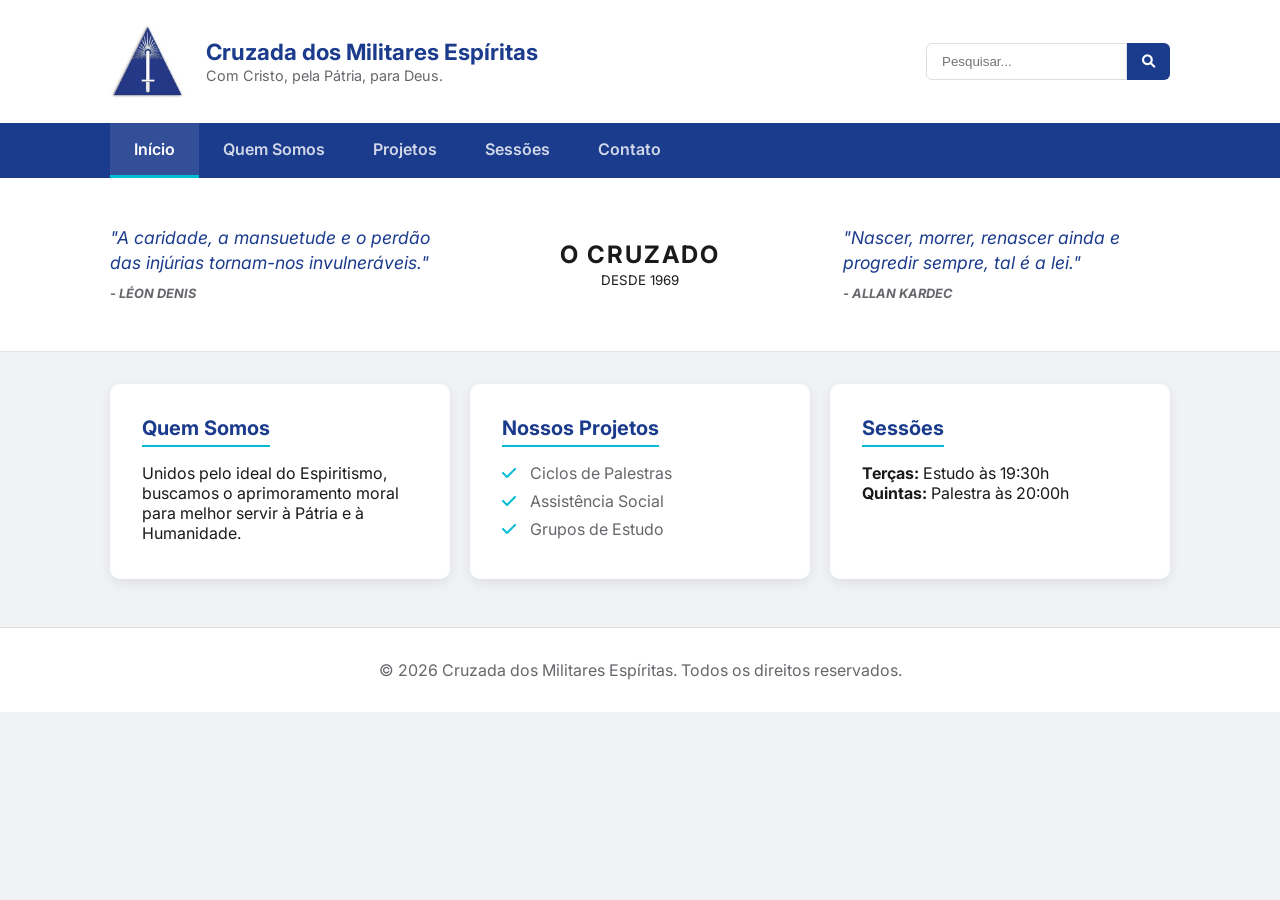
<file: index.html>
<!DOCTYPE html>
<html lang="pt-BR">
<head>
    <meta charset="UTF-8">
    <meta name="viewport" content="width=device-width, initial-scale=1.0">
    <title>Cruzada dos Militares Espíritas</title>
    <link href="https://fonts.googleapis.com/css2?family=Inter:wght@400;600;700&display=swap" rel="stylesheet">
    <link rel="stylesheet" href="https://cdnjs.cloudflare.com/ajax/libs/font-awesome/6.0.0/css/all.min.css">
    <link rel="stylesheet" href="/static/style.css">
</head>
<body>

    <header class="main-header">
        <div class="container header-grid">
            <div class="logo-box">
                <img src="/images/Símbolo-da-CME.jpg" alt="Logo CME">
                <div class="title-group">
                    <h1>Cruzada dos Militares Espíritas</h1>
                    <span class="motto">Com Cristo, pela Pátria, para Deus.</span>
                </div>
            </div>
            <div class="search-box">
                <div class="search-bar">
                    <input type="text" placeholder="Pesquisar...">
                    <button><i class="fa fa-search"></i></button>
                </div>
            </div>
        </div>
    </header>

    <nav class="navbar">
        <div class="container">
            <ul class="nav-links">
                <li><a href="#" class="active">Início</a></li>
                <li><a href="#quem-somos">Quem Somos</a></li>
                <li><a href="#projetos">Projetos</a></li>
                <li><a href="#sessoes">Sessões</a></li>
                <li><a href="#">Contato</a></li>
            </ul>
        </div>
    </nav>

    <section class="hero-banner">
        <div class="container hero-grid">
            <div class="quote-card left">
                <p>"A caridade, a mansuetude e o perdão das injúrias tornam-nos invulneráveis."</p>
                <span>- LÉON DENIS</span>
            </div>
            
            <div class="main-symbol">
               
                <div class="stamp">
                    <strong>O CRUZADO</strong>
                    <small>DESDE 1969</small>
                </div>
            </div>

            <div class="quote-card right">
                <p>"Nascer, morrer, renascer ainda e progredir sempre, tal é a lei."</p>
                <span>- ALLAN KARDEC</span>
            </div>
        </div>
    </section>

    <main class="container">
        <div class="info-grid">
            <section id="quem-somos" class="content-card">
                <h2 class="section-title">Quem Somos</h2>
                <p>Unidos pelo ideal do Espiritismo, buscamos o aprimoramento moral para melhor servir à Pátria e à Humanidade.</p>
            </section>

            <section id="projetos" class="content-card">
                <h2 class="section-title">Nossos Projetos</h2>
                <ul class="custom-list">
                    <li><i class="fa fa-check"></i> Ciclos de Palestras</li>
                    <li><i class="fa fa-check"></i> Assistência Social</li>
                    <li><i class="fa fa-check"></i> Grupos de Estudo</li>
                </ul>
            </section>

            <section id="sessoes" class="content-card">
                <h2 class="section-title">Sessões</h2>
                <p><strong>Terças:</strong> Estudo às 19:30h</p>
                <p><strong>Quintas:</strong> Palestra às 20:00h</p>
            </section>
        </div>
    </main>

    <footer>
        <p>&copy; 2026 Cruzada dos Militares Espíritas. Todos os direitos reservados.</p>
    </footer>

</body>
</html>
</file>
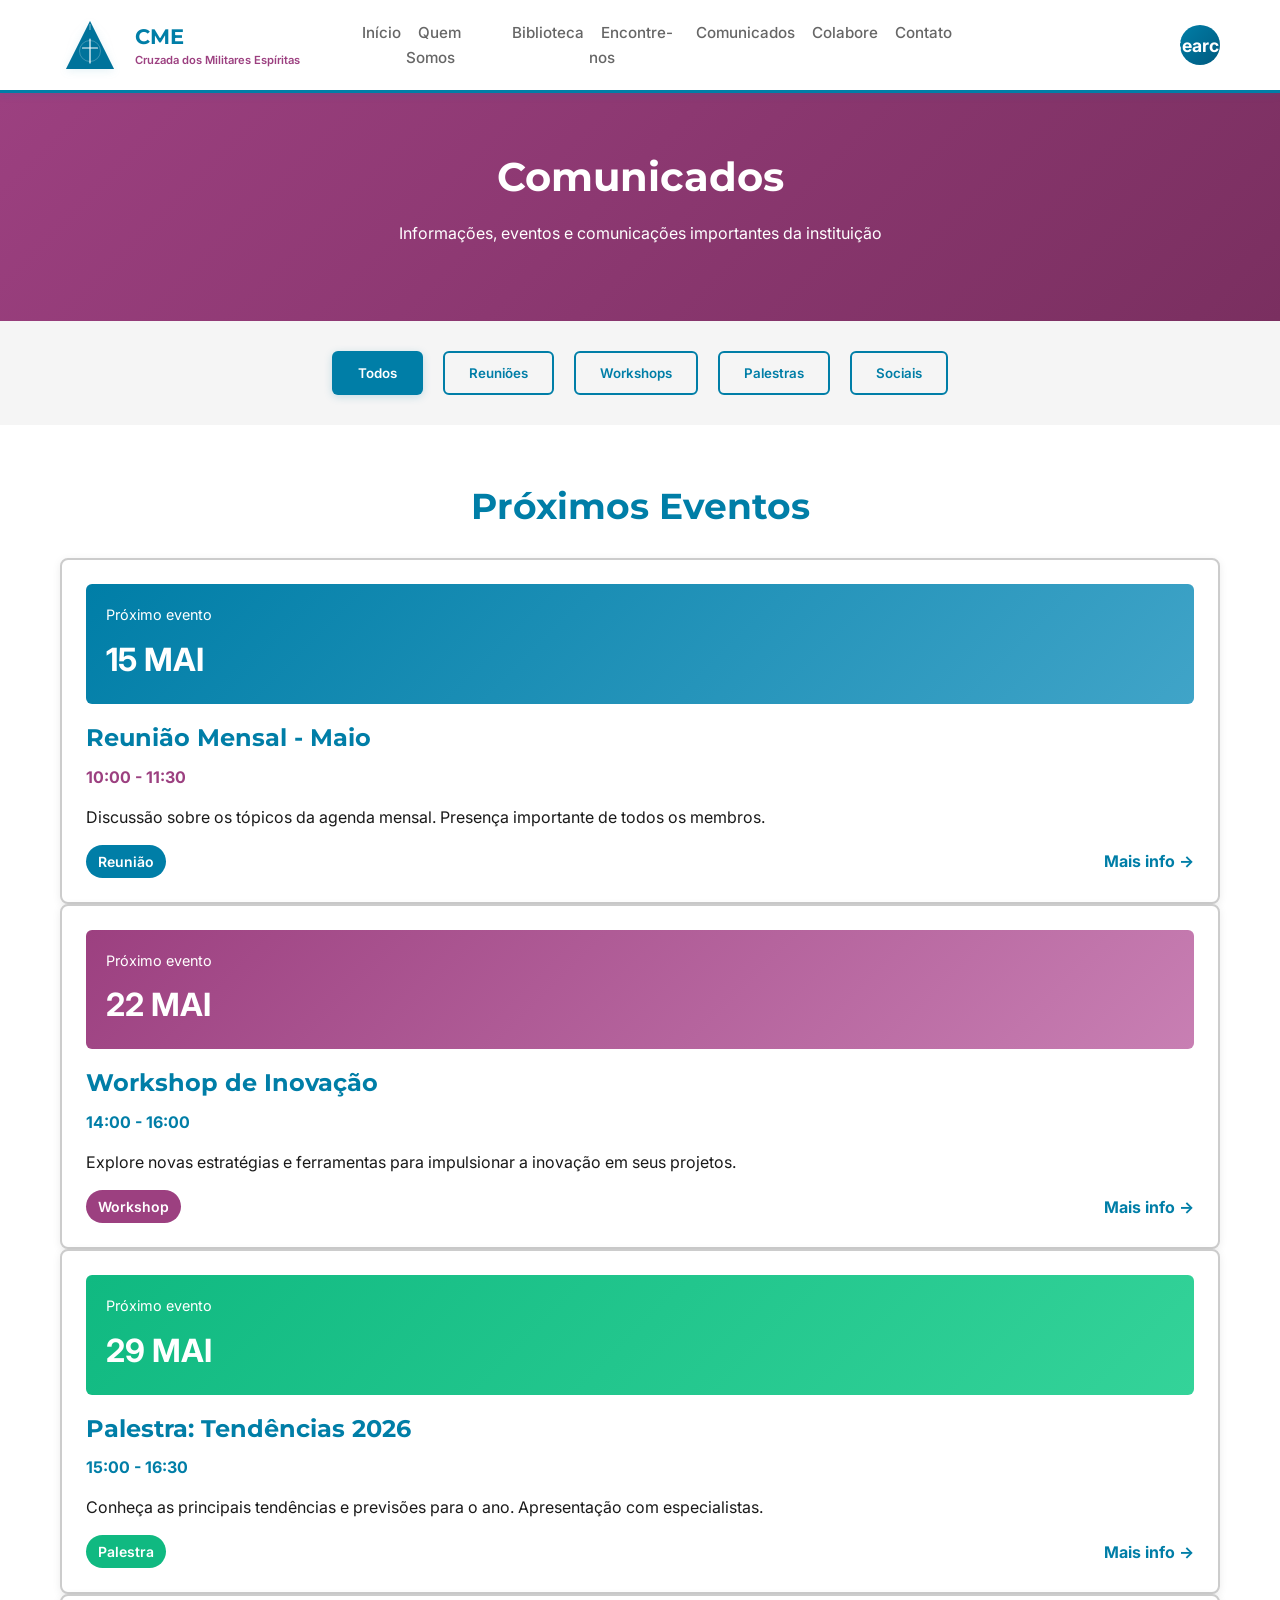
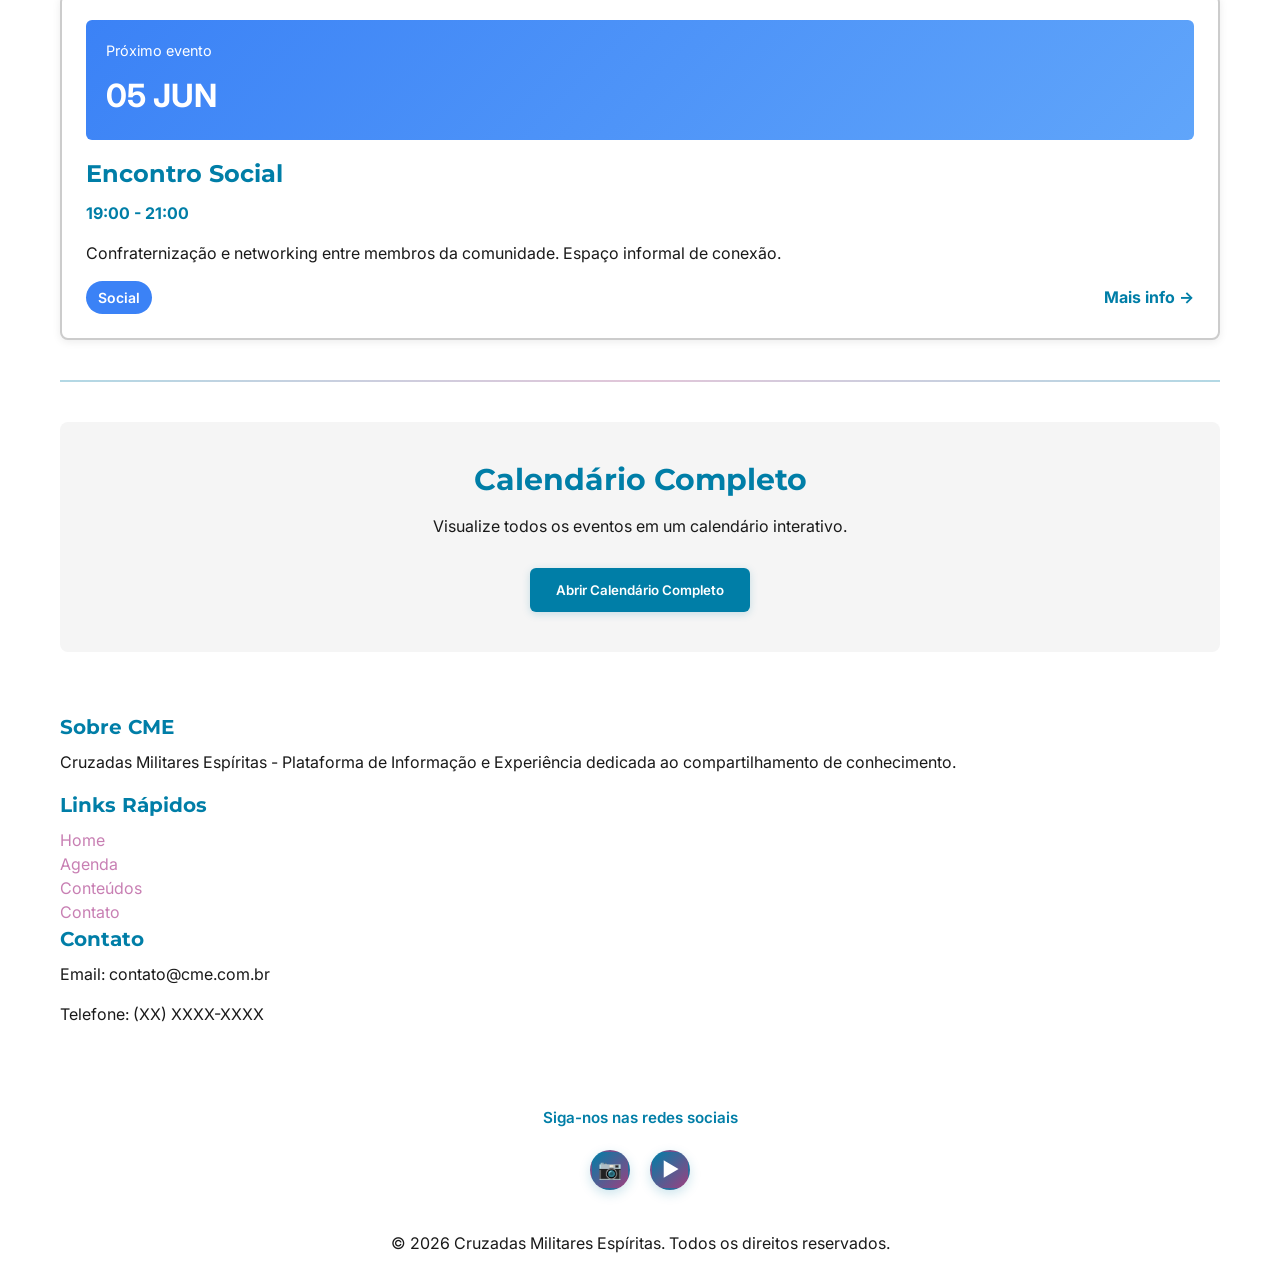
<file: testepiex/pages/agenda-eventos/index.html>
<!DOCTYPE html>
<html lang="pt-BR">
<head>
  <meta charset="UTF-8">
  <meta name="viewport" content="width=device-width, initial-scale=1.0">
  <title>Comunicados - Cruzada dos Militares Espíritas</title>
  <link rel="stylesheet" href="../../styles/main.css">
</head>
<body>
  <!-- Header -->
  <header id="header">
    <div class="container flex-between" style="align-items: center; gap: 20px;">
      <div class="logo-section">
        <img src="../../images/logo.svg" alt="Logo Cruzada" class="logo-icon-img">
        <div>
          <div class="logo">CME</div>
          <div class="logo-subtitle">Cruzada dos Militares Espíritas</div>
        </div>
      </div>
      <nav style="flex: 1; margin-left: 30px;">
        <ul>
          <li><a href="../../index.html" class="nav-link">Início</a></li>
          <li><a href="../quem-somos/index.html" class="nav-link">Quem Somos</a></li>
          <li><a href="../conteudos/index.html" class="nav-link">Biblioteca</a></li>
          <li><a href="index.html" class="nav-link">Encontre-nos</a></li>
          <li><a href="../midia/index.html" class="nav-link">Comunicados</a></li>
          <li><a href="../contato/index.html" class="nav-link">Colabore</a></li>
          <li><a href="../contato/index.html" class="nav-link">Contato</a></li>
        </ul>
      </nav>
      <div class="search-box">
        <input type="text" placeholder="Digite aqui sua busca">
        <button>Search</button>
      </div>
    </div>
  </header>

  <!-- Main Content -->
  <main>
    <!-- Hero Section -->
    <section style="background: linear-gradient(135deg, var(--color-accent) 0%, var(--color-accent-dark) 100%); color: white; padding: 60px 20px; text-align: center;">
      <div class="container">
        <h1 style="color: white; font-size: 2.5rem; margin-bottom: 20px;">Comunicados</h1>
        <p>Informações, eventos e comunicações importantes da instituição</p>
      </div>
    </section>

    <!-- Filtros -->
    <section style="background-color: var(--color-light-gray); padding: 30px 20px;">
      <div class="container">
        <div class="flex-center gap-2">
          <button class="btn btn-primary">Todos</button>
          <button class="btn btn-outline">Reuniões</button>
          <button class="btn btn-outline">Workshops</button>
          <button class="btn btn-outline">Palestras</button>
          <button class="btn btn-outline">Sociais</button>
        </div>
      </div>
    </section>

    <!-- Eventos -->
    <section>
      <div class="container">
        <h2>Próximos Eventos</h2>
        <div class="grid-2 gap-3">
          <!-- Evento 1 -->
          <div class="card">
            <div style="background: linear-gradient(135deg, var(--color-primary), var(--color-primary-light)); padding: 20px; border-radius: 6px; color: white; margin-bottom: 20px;">
              <p style="font-size: 0.9rem; margin: 0;">Próximo evento</p>
              <p style="font-size: 2rem; font-weight: bold; margin: 10px 0 0 0;">15 MAI</p>
            </div>
            <h4>Reunião Mensal - Maio</h4>
            <p style="color: var(--color-accent); font-weight: bold;">10:00 - 11:30</p>
            <p>Discussão sobre os tópicos da agenda mensal. Presença importante de todos os membros.</p>
            <div class="flex-between">
              <span class="badge badge-primary">Reunião</span>
              <a href="#" style="color: var(--color-primary); font-weight: bold;">Mais info →</a>
            </div>
          </div>

          <!-- Evento 2 -->
          <div class="card">
            <div style="background: linear-gradient(135deg, var(--color-accent), var(--color-accent-light)); padding: 20px; border-radius: 6px; color: white; margin-bottom: 20px;">
              <p style="font-size: 0.9rem; margin: 0;">Próximo evento</p>
              <p style="font-size: 2rem; font-weight: bold; margin: 10px 0 0 0;">22 MAI</p>
            </div>
            <h4>Workshop de Inovação</h4>
            <p style="color: var(--color-primary); font-weight: bold;">14:00 - 16:00</p>
            <p>Explore novas estratégias e ferramentas para impulsionar a inovação em seus projetos.</p>
            <div class="flex-between">
              <span class="badge badge-accent">Workshop</span>
              <a href="#" style="color: var(--color-primary); font-weight: bold;">Mais info →</a>
            </div>
          </div>

          <!-- Evento 3 -->
          <div class="card">
            <div style="background: linear-gradient(135deg, var(--color-success), #34D399); padding: 20px; border-radius: 6px; color: white; margin-bottom: 20px;">
              <p style="font-size: 0.9rem; margin: 0;">Próximo evento</p>
              <p style="font-size: 2rem; font-weight: bold; margin: 10px 0 0 0;">29 MAI</p>
            </div>
            <h4>Palestra: Tendências 2026</h4>
            <p style="color: var(--color-primary); font-weight: bold;">15:00 - 16:30</p>
            <p>Conheça as principais tendências e previsões para o ano. Apresentação com especialistas.</p>
            <div class="flex-between">
              <span class="badge badge-success">Palestra</span>
              <a href="#" style="color: var(--color-primary); font-weight: bold;">Mais info →</a>
            </div>
          </div>

          <!-- Evento 4 -->
          <div class="card">
            <div style="background: linear-gradient(135deg, #3B82F6, #60A5FA); padding: 20px; border-radius: 6px; color: white; margin-bottom: 20px;">
              <p style="font-size: 0.9rem; margin: 0;">Próximo evento</p>
              <p style="font-size: 2rem; font-weight: bold; margin: 10px 0 0 0;">05 JUN</p>
            </div>
            <h4>Encontro Social</h4>
            <p style="color: var(--color-primary); font-weight: bold;">19:00 - 21:00</p>
            <p>Confraternização e networking entre membros da comunidade. Espaço informal de conexão.</p>
            <div class="flex-between">
              <span class="badge" style="background-color: #3B82F6; color: white;">Social</span>
              <a href="#" style="color: var(--color-primary); font-weight: bold;">Mais info →</a>
            </div>
          </div>
        </div>

        <!-- Divider -->
        <div class="divider"></div>

        <!-- Calendário -->
        <div style="text-align: center; background-color: var(--color-light-gray); padding: 40px; border-radius: 8px;">
          <h3>Calendário Completo</h3>
          <p style="margin-bottom: 30px;">Visualize todos os eventos em um calendário interativo.</p>
          <button class="btn btn-primary">Abrir Calendário Completo</button>
        </div>
      </div>
    </section>
  </main>

  <!-- Footer -->
  <footer id="footer">
    <div class="container">
      <div class="grid-3 gap-3" style="margin-bottom: 40px;">
        <div>
          <h5>Sobre CME</h5>
          <p>Cruzadas Militares Espíritas - Plataforma de Informação e Experiência dedicada ao compartilhamento de conhecimento.</p>
        </div>
        <div>
          <h5>Links Rápidos</h5>
          <ul style="list-style: none;">
            <li><a href="#">Home</a></li>
            <li><a href="#">Agenda</a></li>
            <li><a href="#">Conteúdos</a></li>
            <li><a href="#">Contato</a></li>
          </ul>
        </div>
        <div>
          <h5>Contato</h5>
          <p>Email: contato@cme.com.br</p>
          <p>Telefone: (XX) XXXX-XXXX</p>
        </div>
      </div>
      <div style="border-top: 1px solid rgba(255,255,255,0.2); padding-top: 20px;">
        <div class="footer-social" style="text-align: center;">
          <span class="footer-social-label">Siga-nos nas redes sociais</span>
          <div class="social-icons small">
            <a href="https://www.instagram.com/cme_jf_cifa?igsh=MWJya2VuOHlxdmJ3ZA==" target="_blank" rel="noopener noreferrer" class="social-icon instagram" title="Instagram da CME">
              📷
            </a>
            <a href="https://www.youtube.com/@cruzadadosmilitaresespirit3499" target="_blank" rel="noopener noreferrer" class="social-icon youtube" title="YouTube da CME">
              ▶️
            </a>
          </div>
        </div>
        
        <div style="text-align: center; padding-top: 20px; border-top: 1px solid rgba(255,255,255,0.2);">
          <p>&copy; 2026 Cruzadas Militares Espíritas. Todos os direitos reservados.</p>
        </div>
      </div>
    </div>
  </footer>
</body>
</html>
</file>
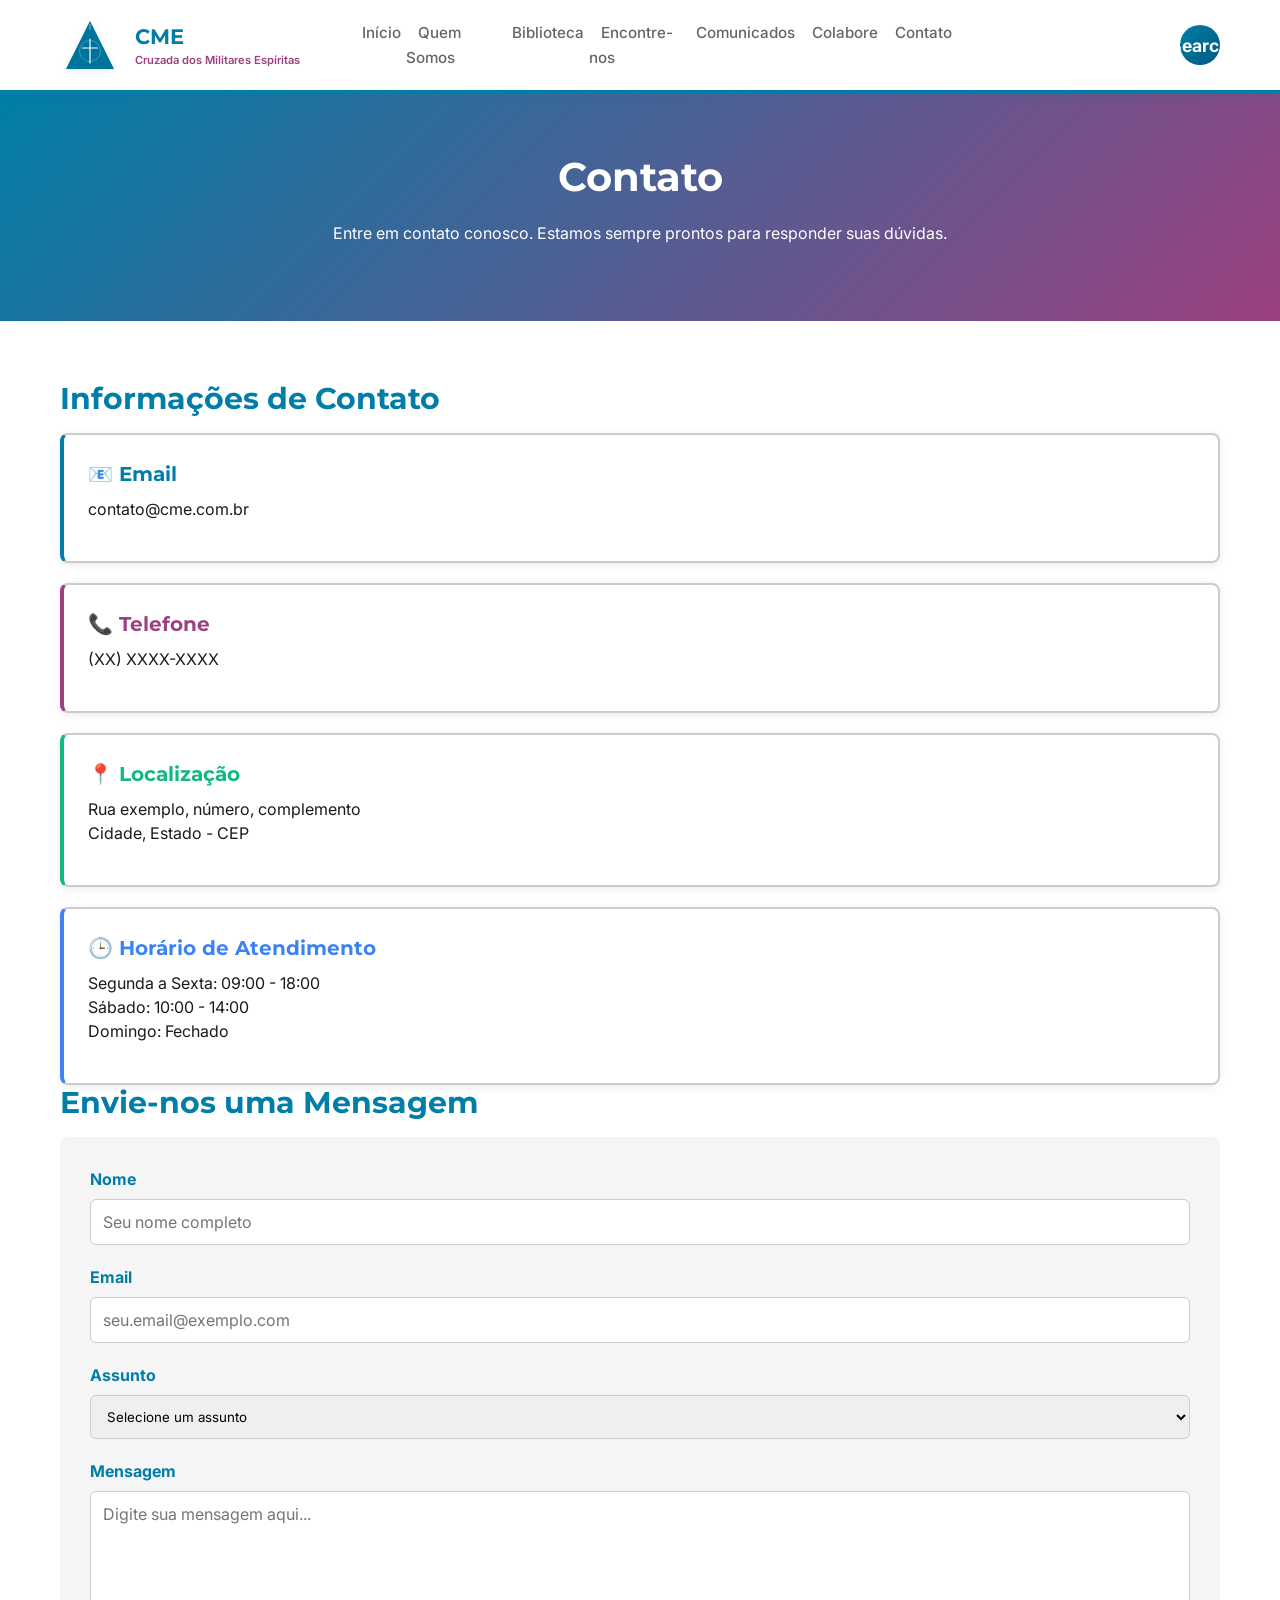
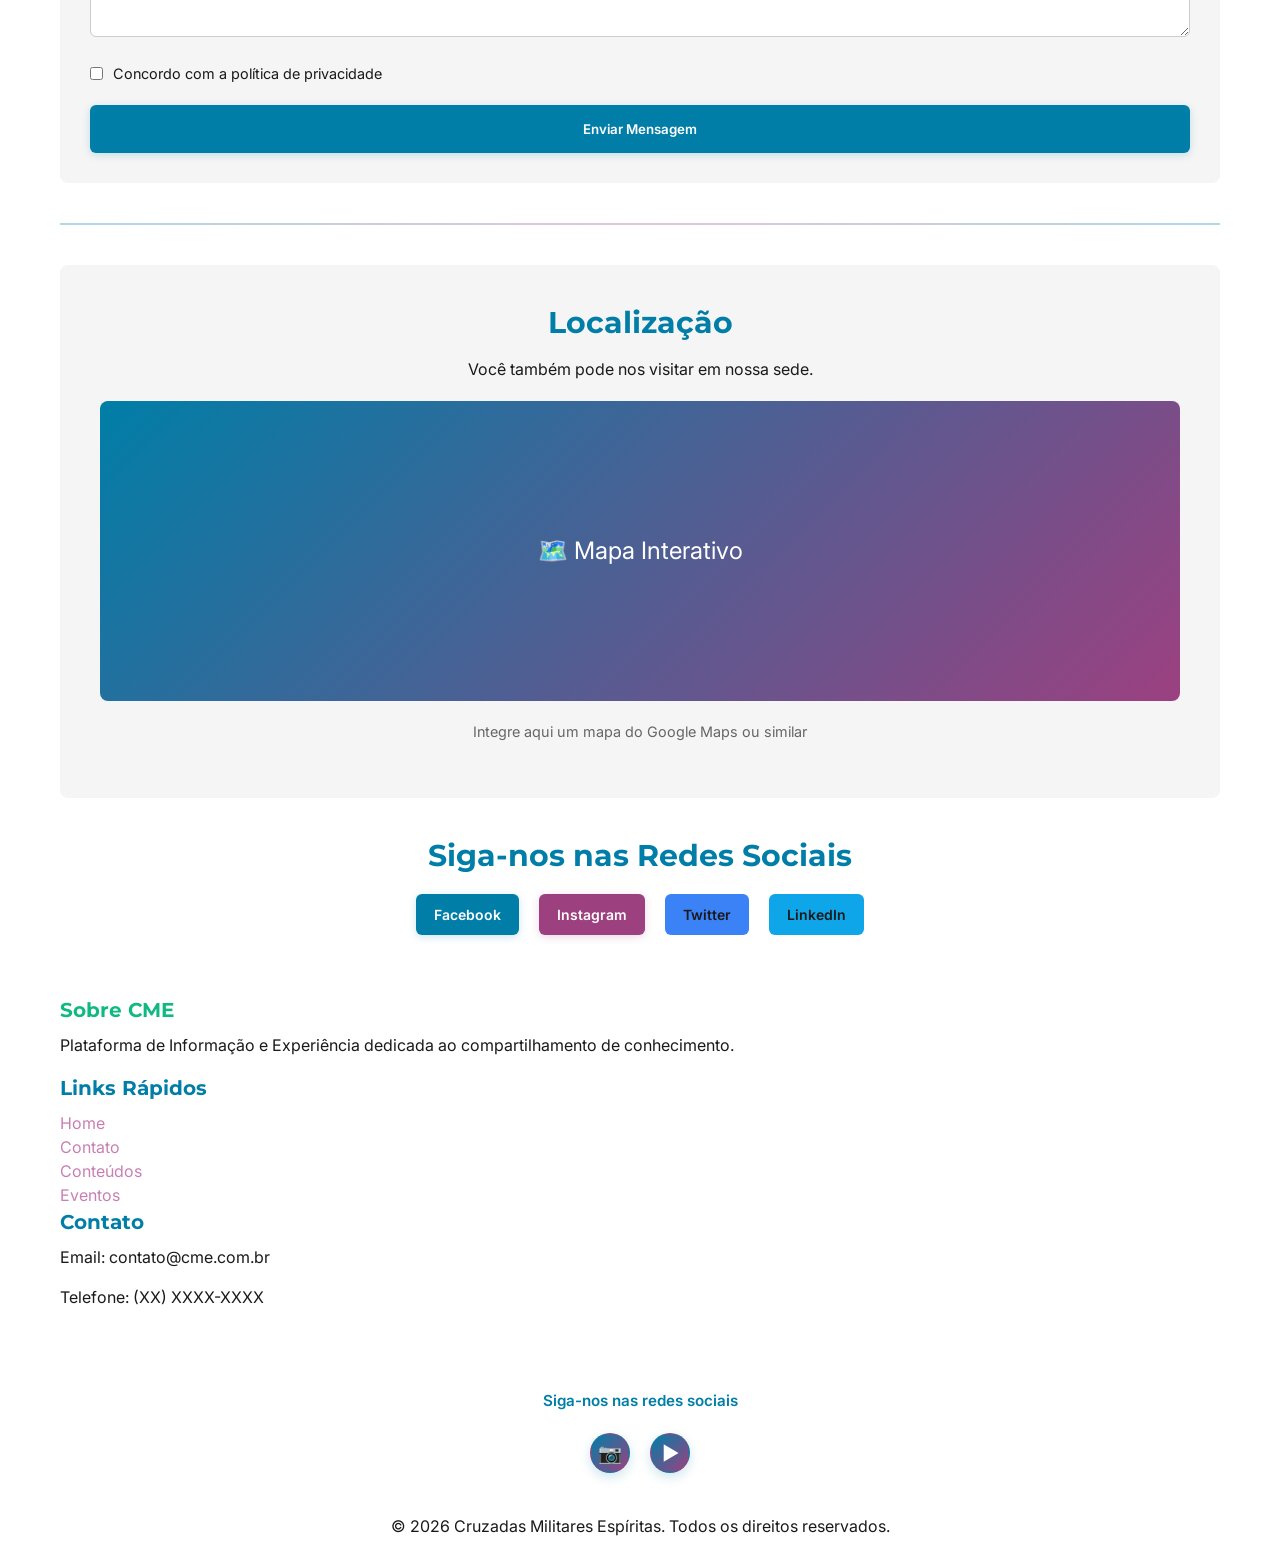
<file: testepiex/pages/contato/index.html>
<!DOCTYPE html>
<html lang="pt-BR">
<head>
  <meta charset="UTF-8">
  <meta name="viewport" content="width=device-width, initial-scale=1.0">
  <title>Contato - Cruzadas Militares Espíritas</title>
  <link rel="stylesheet" href="../../styles/main.css">
</head>
<body>
  <!-- Header -->
  <header id="header">
    <div class="container flex-between" style="align-items: center; gap: 20px;">
      <div class="logo-section">
        <img src="../../images/logo.svg" alt="Logo Cruzada" class="logo-icon-img">
        <div>
          <div class="logo">CME</div>
          <div class="logo-subtitle">Cruzada dos Militares Espíritas</div>
        </div>
      </div>
      <nav style="flex: 1; margin-left: 30px;">
        <ul>
          <li><a href="../../index.html" class="nav-link">Início</a></li>
          <li><a href="../quem-somos/index.html" class="nav-link">Quem Somos</a></li>
          <li><a href="../conteudos/index.html" class="nav-link">Biblioteca</a></li>
          <li><a href="../agenda-eventos/index.html" class="nav-link">Encontre-nos</a></li>
          <li><a href="../midia/index.html" class="nav-link">Comunicados</a></li>
          <li><a href="#" class="nav-link">Colabore</a></li>
          <li><a href="index.html" class="nav-link">Contato</a></li>
        </ul>
      </nav>
      <div class="search-box">
        <input type="text" placeholder="Digite aqui sua busca">
        <button>Search</button>
      </div>
    </div>
  </header>

  <!-- Main Content -->
  <main>
    <!-- Hero Section -->
    <section style="background: linear-gradient(135deg, var(--color-primary) 0%, var(--color-accent) 100%); color: white; padding: 60px 20px; text-align: center;">
      <div class="container">
        <h1 style="color: white; font-size: 2.5rem; margin-bottom: 20px;">Contato</h1>
        <p>Entre em contato conosco. Estamos sempre prontos para responder suas dúvidas.</p>
      </div>
    </section>

    <!-- Informações de Contato e Formulário -->
    <section>
      <div class="container">
        <div class="grid-2 gap-3">
          <!-- Informações de Contato -->
          <div>
            <h3>Informações de Contato</h3>
            
            <div class="card" style="margin-bottom: 20px; border-left: 4px solid var(--color-primary);">
              <h5 style="color: var(--color-primary); margin-top: 0;">📧 Email</h5>
              <p><a href="mailto:contato@cme.com.br">contato@cme.com.br</a></p>
            </div>

            <div class="card" style="margin-bottom: 20px; border-left: 4px solid var(--color-accent);">
              <h5 style="color: var(--color-accent); margin-top: 0;">📞 Telefone</h5>
              <p><a href="tel:+55XXXXXXXXXX">(XX) XXXX-XXXX</a></p>
            </div>

            <div class="card" style="margin-bottom: 20px; border-left: 4px solid var(--color-success);">
              <h5 style="color: var(--color-success); margin-top: 0;">📍 Localização</h5>
              <p>Rua exemplo, número, complemento<br>
                Cidade, Estado - CEP</p>
            </div>

            <div class="card" style="border-left: 4px solid var(--color-info);">
              <h5 style="color: var(--color-info); margin-top: 0;">🕒 Horário de Atendimento</h5>
              <p>Segunda a Sexta: 09:00 - 18:00<br>
                Sábado: 10:00 - 14:00<br>
                Domingo: Fechado</p>
            </div>
          </div>

          <!-- Formulário de Contato -->
          <div>
            <h3>Envie-nos uma Mensagem</h3>
            <form style="background-color: var(--color-light-gray); padding: 30px; border-radius: 8px;">
              <div style="margin-bottom: 20px;">
                <label for="nome" style="display: block; margin-bottom: 8px; font-weight: bold; color: var(--color-primary);">Nome</label>
                <input type="text" id="nome" placeholder="Seu nome completo" required>
              </div>

              <div style="margin-bottom: 20px;">
                <label for="email" style="display: block; margin-bottom: 8px; font-weight: bold; color: var(--color-primary);">Email</label>
                <input type="email" id="email" placeholder="seu.email@exemplo.com" required>
              </div>

              <div style="margin-bottom: 20px;">
                <label for="assunto" style="display: block; margin-bottom: 8px; font-weight: bold; color: var(--color-primary);">Assunto</label>
                <select id="assunto" required style="width: 100%; padding: 12px; border: 1px solid var(--color-gray); border-radius: 6px; font-family: var(--font-body);">
                  <option value="">Selecione um assunto</option>
                  <option value="duvida">Dúvida</option>
                  <option value="sugestao">Sugestão</option>
                  <option value="reclamacao">Reclamação</option>
                  <option value="parceria">Parceria</option>
                  <option value="outro">Outro</option>
                </select>
              </div>

              <div style="margin-bottom: 20px;">
                <label for="mensagem" style="display: block; margin-bottom: 8px; font-weight: bold; color: var(--color-primary);">Mensagem</label>
                <textarea id="mensagem" placeholder="Digite sua mensagem aqui..." rows="6" required></textarea>
              </div>

              <div style="margin-bottom: 20px;">
                <label style="display: flex; align-items: center; gap: 10px;">
                  <input type="checkbox" required>
                  <span style="font-size: 0.9rem;">Concordo com a política de privacidade</span>
                </label>
              </div>

              <button type="submit" class="btn btn-primary" style="width: 100%; padding: 14px;">Enviar Mensagem</button>
            </form>
          </div>
        </div>

        <!-- Divider -->
        <div class="divider"></div>

        <!-- Mapa / Localização -->
        <div style="text-align: center; background-color: var(--color-light-gray); padding: 40px; border-radius: 8px;">
          <h3>Localização</h3>
          <p style="margin-bottom: 20px;">Você também pode nos visitar em nossa sede.</p>
          <!-- Placeholder para mapa -->
          <div style="background: linear-gradient(135deg, var(--color-primary), var(--color-accent)); height: 300px; border-radius: 8px; display: flex; align-items: center; justify-content: center; color: white; font-size: 1.5rem;">
            🗺️ Mapa Interativo
          </div>
          <p style="margin-top: 20px; font-size: 0.9rem; color: var(--color-dark-gray);">Integre aqui um mapa do Google Maps ou similar</p>
        </div>

        <!-- Redes Sociais -->
        <div style="text-align: center; margin-top: 40px;">
          <h3 style="margin-bottom: 20px;">Siga-nos nas Redes Sociais</h3>
          <div class="flex-center gap-2">
            <a href="#" class="btn btn-primary btn-small">Facebook</a>
            <a href="#" class="btn btn-accent btn-small">Instagram</a>
            <a href="#" class="btn btn-small" style="background-color: #3B82F6;">Twitter</a>
            <a href="#" class="btn btn-small" style="background-color: #0EA5E9;">LinkedIn</a>
          </div>
        </div>
      </div>
    </section>
  </main>

  <!-- Footer -->
  <footer id="footer">
    <div class="container">
      <div class="grid-3 gap-3" style="margin-bottom: 40px;">
        <div>
              <h5 style="color: var(--color-success); margin-top: 0;">Sobre CME</h5>
          <p>Plataforma de Informação e Experiência dedicada ao compartilhamento de conhecimento.</p>
        </div>
        <div>
          <h5>Links Rápidos</h5>
          <ul style="list-style: none;">
            <li><a href="#">Home</a></li>
            <li><a href="#">Contato</a></li>
            <li><a href="#">Conteúdos</a></li>
            <li><a href="#">Eventos</a></li>
          </ul>
        </div>
        <div>
          <h5>Contato</h5>
          <p>Email: contato@cme.com.br</p>
          <p>Telefone: (XX) XXXX-XXXX</p>
        </div>
      </div>
      <div style="border-top: 1px solid rgba(255,255,255,0.2); padding-top: 20px;">
        <div class="footer-social" style="text-align: center;">
          <span class="footer-social-label">Siga-nos nas redes sociais</span>
          <div class="social-icons small">
            <a href="https://www.instagram.com/cme_jf_cifa?igsh=MWJya2VuOHlxdmJ3ZA==" target="_blank" rel="noopener noreferrer" class="social-icon instagram" title="Instagram da CME">
              📷
            </a>
            <a href="https://www.youtube.com/@cruzadadosmilitaresespirit3499" target="_blank" rel="noopener noreferrer" class="social-icon youtube" title="YouTube da CME">
              ▶️
            </a>
          </div>
        </div>
        
        <div style="text-align: center; padding-top: 20px; border-top: 1px solid rgba(255,255,255,0.2);">
          <p>&copy; 2026 Cruzadas Militares Espíritas. Todos os direitos reservados.</p>
        </div>
      </div>
    </div>
  </footer>
</body>
</html>
</file>
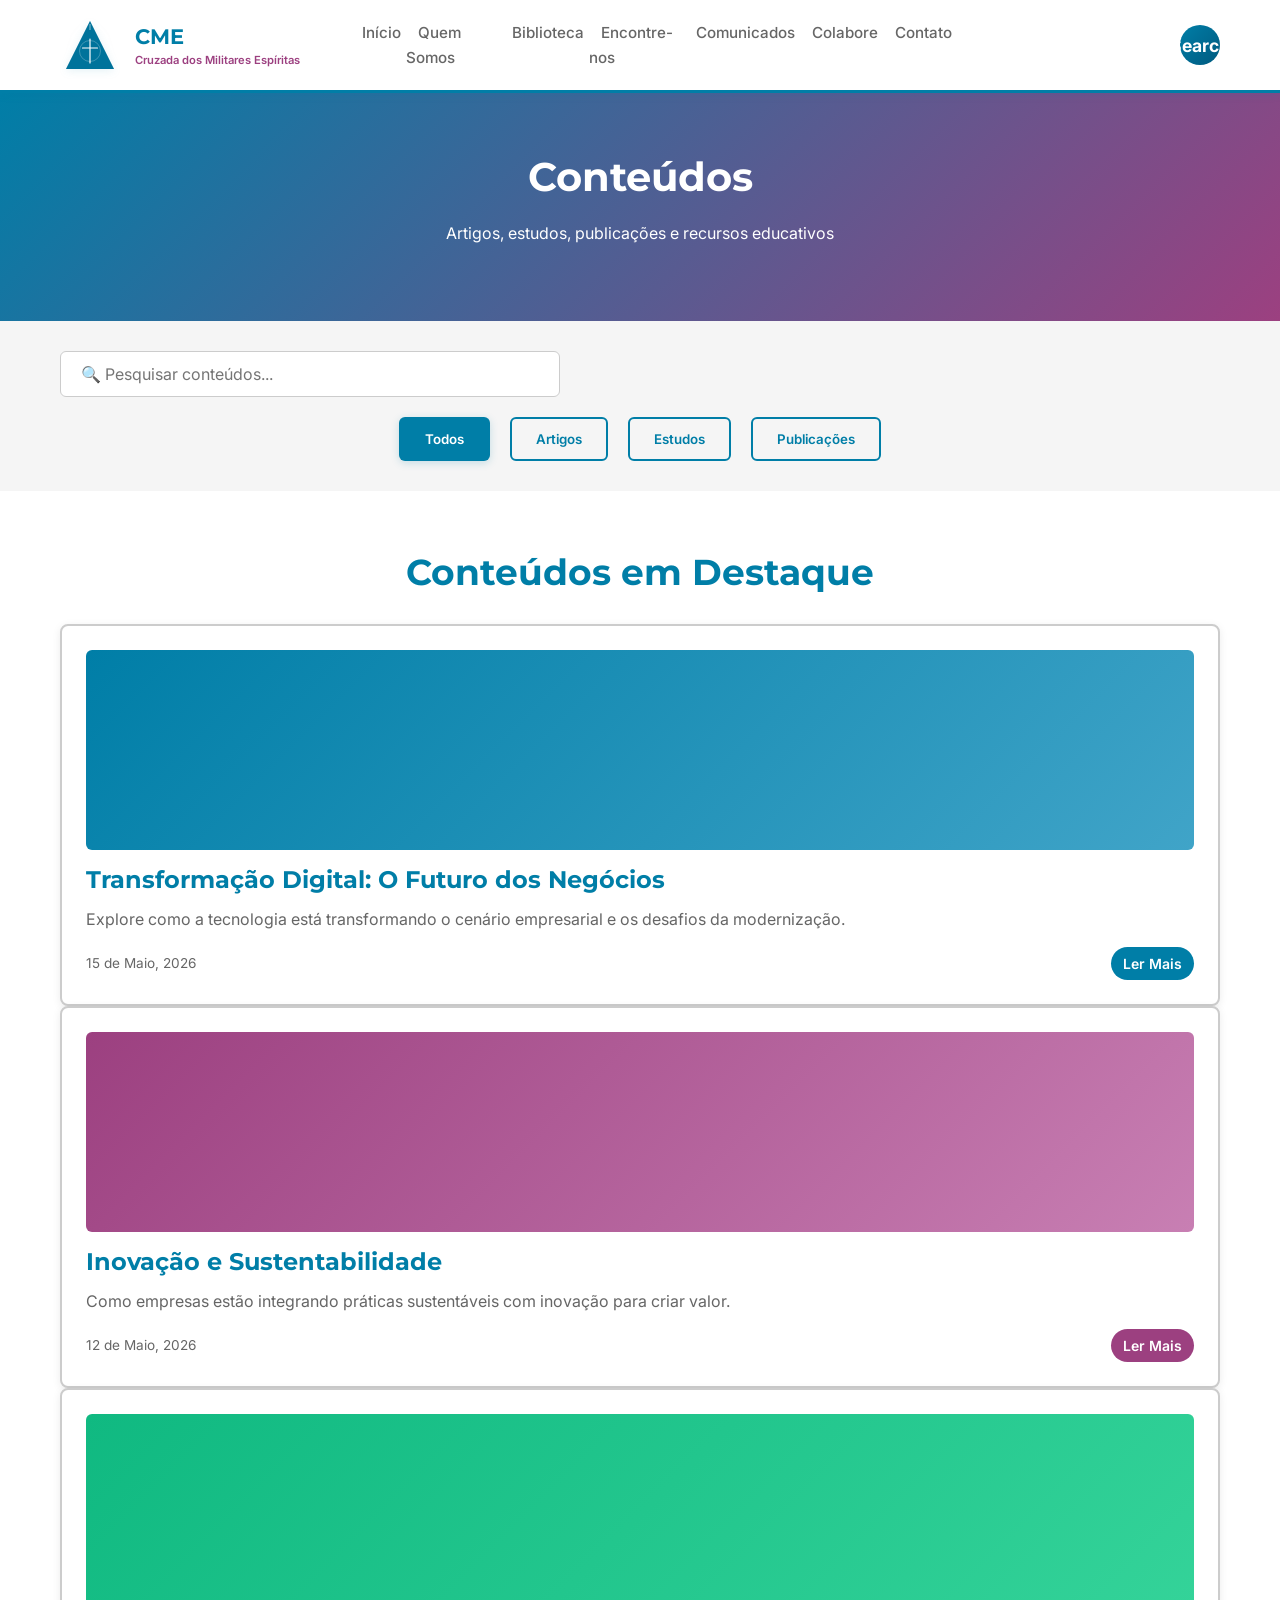
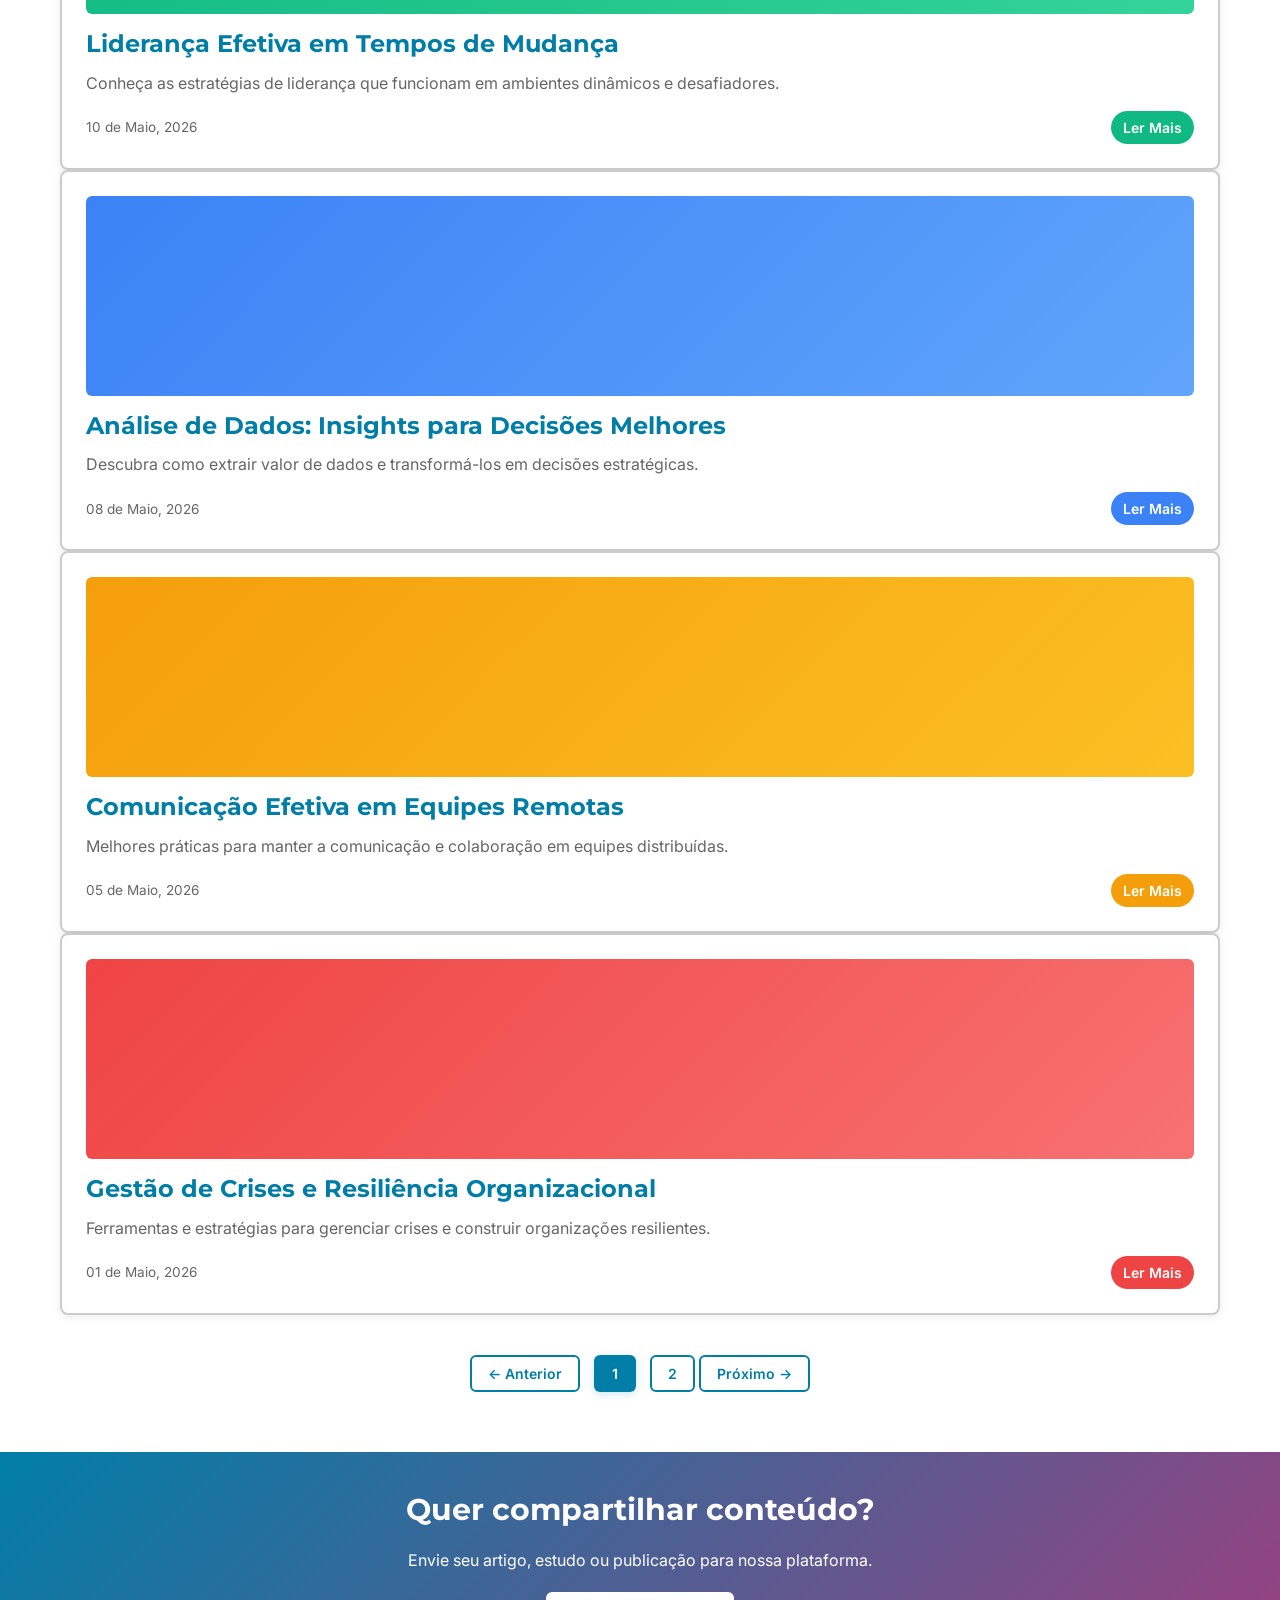
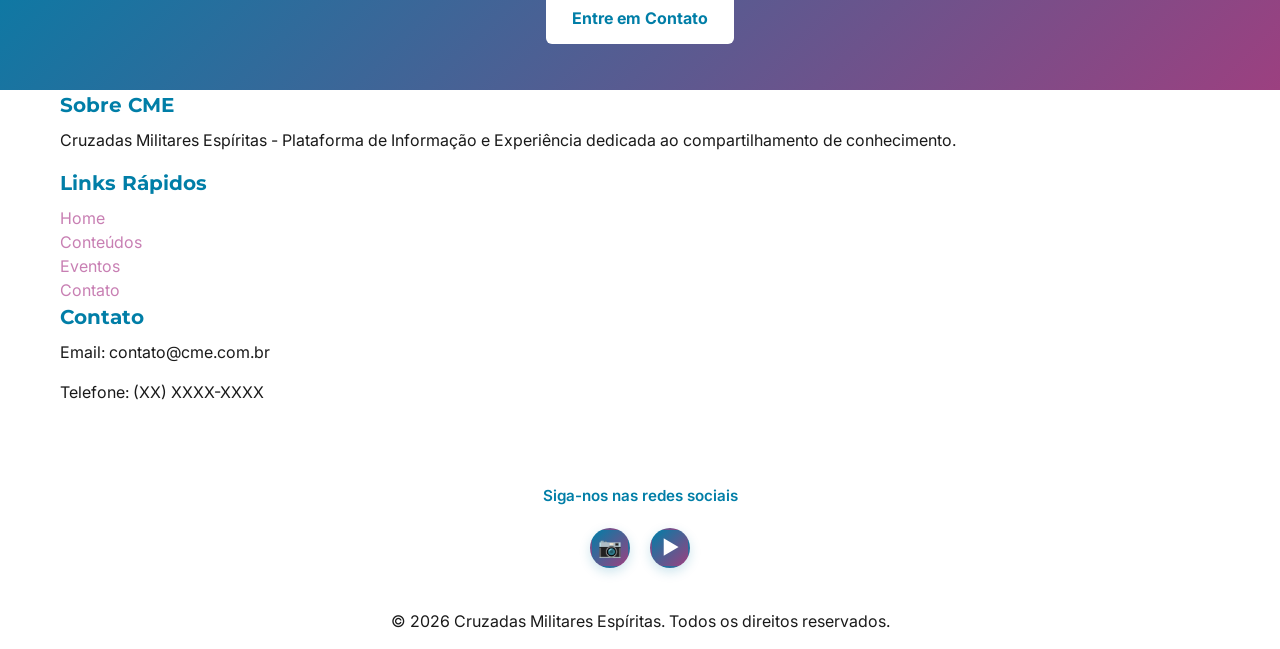
<file: testepiex/pages/conteudos/index.html>
<!DOCTYPE html>
<html lang="pt-BR">
<head>
  <meta charset="UTF-8">
  <meta name="viewport" content="width=device-width, initial-scale=1.0">
  <title>Conteúdos - Cruzadas Militares Espíritas</title>
  <link rel="stylesheet" href="../../styles/main.css">
</head>
<body>
  <!-- Header -->
  <header id="header">
    <div class="container flex-between" style="align-items: center; gap: 20px;">
      <div class="logo-section">
        <img src="../../images/logo.svg" alt="Logo Cruzada" class="logo-icon-img">
        <div>
          <div class="logo">CME</div>
          <div class="logo-subtitle">Cruzada dos Militares Espíritas</div>
        </div>
      </div>
      <nav style="flex: 1; margin-left: 30px;">
        <ul>
          <li><a href="../../index.html" class="nav-link">Início</a></li>
          <li><a href="../quem-somos/index.html" class="nav-link">Quem Somos</a></li>
          <li><a href="index.html" class="nav-link">Biblioteca</a></li>
          <li><a href="../agenda-eventos/index.html" class="nav-link">Encontre-nos</a></li>
          <li><a href="../midia/index.html" class="nav-link">Comunicados</a></li>
          <li><a href="../contato/index.html" class="nav-link">Colabore</a></li>
          <li><a href="../contato/index.html" class="nav-link">Contato</a></li>
        </ul>
      </nav>
      <div class="search-box">
        <input type="text" placeholder="Digite aqui sua busca">
        <button>Search</button>
      </div>
    </div>
  </header>

  <!-- Main Content -->
  <main>
    <!-- Hero Section -->
    <section style="background: linear-gradient(135deg, var(--color-primary) 0%, var(--color-accent) 100%); color: white; padding: 60px 20px; text-align: center;">
      <div class="container">
        <h1 style="color: white; font-size: 2.5rem; margin-bottom: 20px;">Conteúdos</h1>
        <p>Artigos, estudos, publicações e recursos educativos</p>
      </div>
    </section>

    <!-- Barra de Pesquisa e Filtros -->
    <section style="background-color: var(--color-light-gray); padding: 30px 20px;">
      <div class="container">
        <div style="margin-bottom: 20px;">
          <input type="text" placeholder="🔍 Pesquisar conteúdos..." style="padding: 12px 20px; font-size: 1rem; width: 100%; max-width: 500px;">
        </div>
        <div class="flex-center gap-2" style="flex-wrap: wrap;">
          <button class="btn btn-primary">Todos</button>
          <button class="btn btn-outline">Artigos</button>
          <button class="btn btn-outline">Estudos</button>
          <button class="btn btn-outline">Publicações</button>
        </div>
      </div>
    </section>

    <!-- Conteúdos em Destaque -->
    <section>
      <div class="container">
        <h2>Conteúdos em Destaque</h2>
        <div class="grid-2 gap-3">
          <!-- Artigo 1 -->
          <div class="card">
            <div class="card-image" style="background: linear-gradient(135deg, var(--color-primary), var(--color-primary-light));"></div>
            <h4 class="card-title">Transformação Digital: O Futuro dos Negócios</h4>
            <p class="card-text">Explore como a tecnologia está transformando o cenário empresarial e os desafios da modernização.</p>
            <div class="flex-between">
              <span style="font-size: 0.85rem; color: var(--color-dark-gray);">15 de Maio, 2026</span>
              <a href="#" class="badge badge-primary" style="text-decoration: none;">Ler Mais</a>
            </div>
          </div>

          <!-- Artigo 2 -->
          <div class="card">
            <div class="card-image" style="background: linear-gradient(135deg, var(--color-accent), var(--color-accent-light));"></div>
            <h4 class="card-title">Inovação e Sustentabilidade</h4>
            <p class="card-text">Como empresas estão integrando práticas sustentáveis com inovação para criar valor.</p>
            <div class="flex-between">
              <span style="font-size: 0.85rem; color: var(--color-dark-gray);">12 de Maio, 2026</span>
              <a href="#" class="badge badge-accent" style="text-decoration: none;">Ler Mais</a>
            </div>
          </div>

          <!-- Artigo 3 -->
          <div class="card">
            <div class="card-image" style="background: linear-gradient(135deg, var(--color-success), #34D399);"></div>
            <h4 class="card-title">Liderança Efetiva em Tempos de Mudança</h4>
            <p class="card-text">Conheça as estratégias de liderança que funcionam em ambientes dinâmicos e desafiadores.</p>
            <div class="flex-between">
              <span style="font-size: 0.85rem; color: var(--color-dark-gray);">10 de Maio, 2026</span>
              <a href="#" class="badge badge-success" style="text-decoration: none;">Ler Mais</a>
            </div>
          </div>

          <!-- Artigo 4 -->
          <div class="card">
            <div class="card-image" style="background: linear-gradient(135deg, #3B82F6, #60A5FA);"></div>
            <h4 class="card-title">Análise de Dados: Insights para Decisões Melhores</h4>
            <p class="card-text">Descubra como extrair valor de dados e transformá-los em decisões estratégicas.</p>
            <div class="flex-between">
              <span style="font-size: 0.85rem; color: var(--color-dark-gray);">08 de Maio, 2026</span>
              <a href="#" class="badge" style="background-color: #3B82F6; color: white; text-decoration: none;">Ler Mais</a>
            </div>
          </div>

          <!-- Artigo 5 -->
          <div class="card">
            <div class="card-image" style="background: linear-gradient(135deg, #F59E0B, #FBBF24);"></div>
            <h4 class="card-title">Comunicação Efetiva em Equipes Remotas</h4>
            <p class="card-text">Melhores práticas para manter a comunicação e colaboração em equipes distribuídas.</p>
            <div class="flex-between">
              <span style="font-size: 0.85rem; color: var(--color-dark-gray);">05 de Maio, 2026</span>
              <a href="#" class="badge" style="background-color: #F59E0B; color: white; text-decoration: none;">Ler Mais</a>
            </div>
          </div>

          <!-- Artigo 6 -->
          <div class="card">
            <div class="card-image" style="background: linear-gradient(135deg, #EF4444, #F87171);"></div>
            <h4 class="card-title">Gestão de Crises e Resiliência Organizacional</h4>
            <p class="card-text">Ferramentas e estratégias para gerenciar crises e construir organizações resilientes.</p>
            <div class="flex-between">
              <span style="font-size: 0.85rem; color: var(--color-dark-gray);">01 de Maio, 2026</span>
              <a href="#" class="badge" style="background-color: #EF4444; color: white; text-decoration: none;">Ler Mais</a>
            </div>
          </div>
        </div>

        <!-- Paginação -->
        <div style="text-align: center; margin-top: 40px;">
          <button class="btn btn-outline btn-small">← Anterior</button>
          <button class="btn btn-primary btn-small" style="margin: 0 10px;">1</button>
          <button class="btn btn-outline btn-small">2</button>
          <button class="btn btn-outline btn-small">Próximo →</button>
        </div>
      </div>
    </section>

    <!-- Call to Action -->
    <section style="background: linear-gradient(135deg, var(--color-primary), var(--color-accent)); padding: 40px 20px; text-align: center;">
      <div class="container" style="color: white;">
        <h3 style="color: white; margin-bottom: 20px;">Quer compartilhar conteúdo?</h3>
        <p style="margin-bottom: 20px;">Envie seu artigo, estudo ou publicação para nossa plataforma.</p>
        <a href="../contato/index.html" class="btn" style="background-color: white; color: var(--color-primary); font-weight: bold;">Entre em Contato</a>
      </div>
    </section>
  </main>

  <!-- Footer -->
  <footer id="footer">
    <div class="container">
      <div class="grid-3 gap-3" style="margin-bottom: 40px;">
        <div>
          <h5>Sobre CME</h5>
          <p>Cruzadas Militares Espíritas - Plataforma de Informação e Experiência dedicada ao compartilhamento de conhecimento.</p>
        </div>
        <div>
          <h5>Links Rápidos</h5>
          <ul style="list-style: none;">
            <li><a href="#">Home</a></li>
            <li><a href="#">Conteúdos</a></li>
            <li><a href="#">Eventos</a></li>
            <li><a href="#">Contato</a></li>
          </ul>
        </div>
        <div>
          <h5>Contato</h5>
          <p>Email: contato@cme.com.br</p>
          <p>Telefone: (XX) XXXX-XXXX</p>
        </div>
      </div>
      <div style="border-top: 1px solid rgba(255,255,255,0.2); padding-top: 20px;">
        <div class="footer-social" style="text-align: center;">
          <span class="footer-social-label">Siga-nos nas redes sociais</span>
          <div class="social-icons small">
            <a href="https://www.instagram.com/cme_jf_cifa?igsh=MWJya2VuOHlxdmJ3ZA==" target="_blank" rel="noopener noreferrer" class="social-icon instagram" title="Instagram da CME">
              📷
            </a>
            <a href="https://www.youtube.com/@cruzadadosmilitaresespirit3499" target="_blank" rel="noopener noreferrer" class="social-icon youtube" title="YouTube da CME">
              ▶️
            </a>
          </div>
        </div>
        
        <div style="text-align: center; padding-top: 20px; border-top: 1px solid rgba(255,255,255,0.2);">
          <p>&copy; 2026 Cruzadas Militares Espíritas. Todos os direitos reservados.</p>
        </div>
      </div>
    </div>
  </footer>
</body>
</html>
</file>
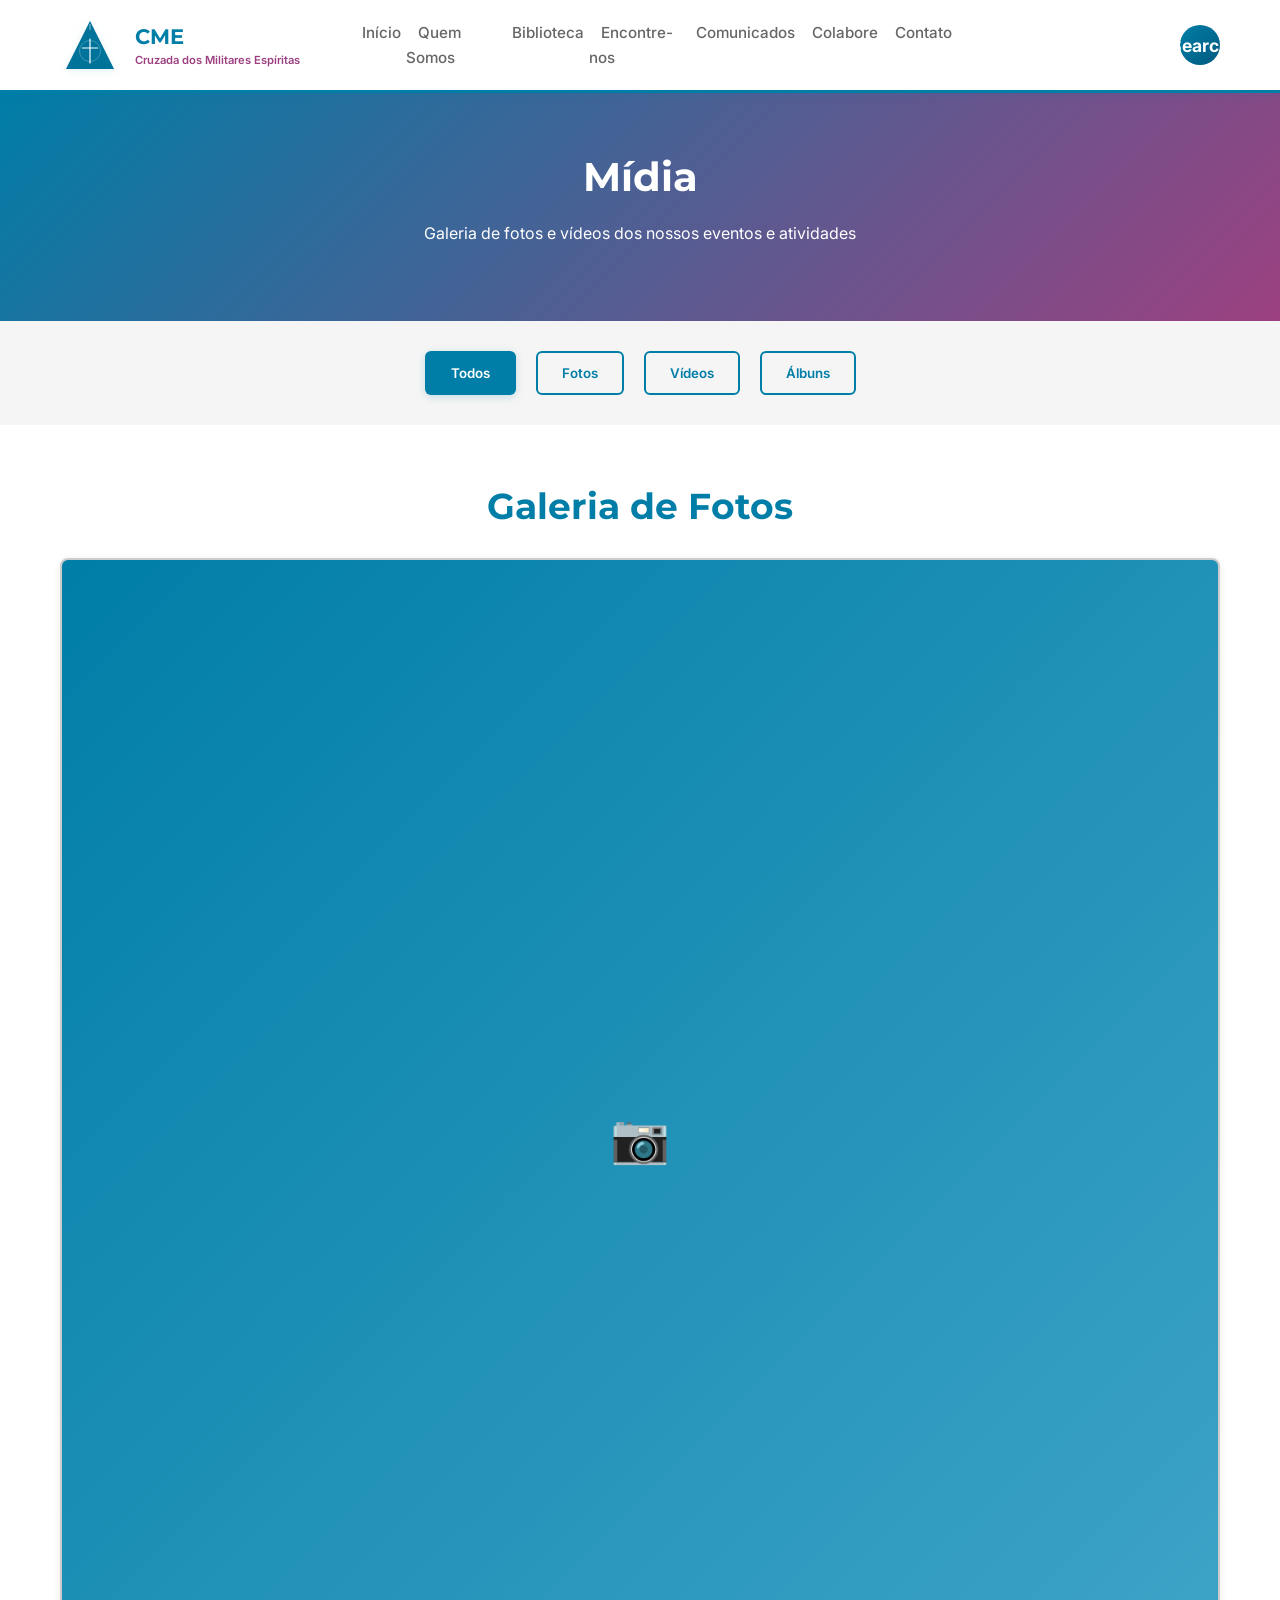
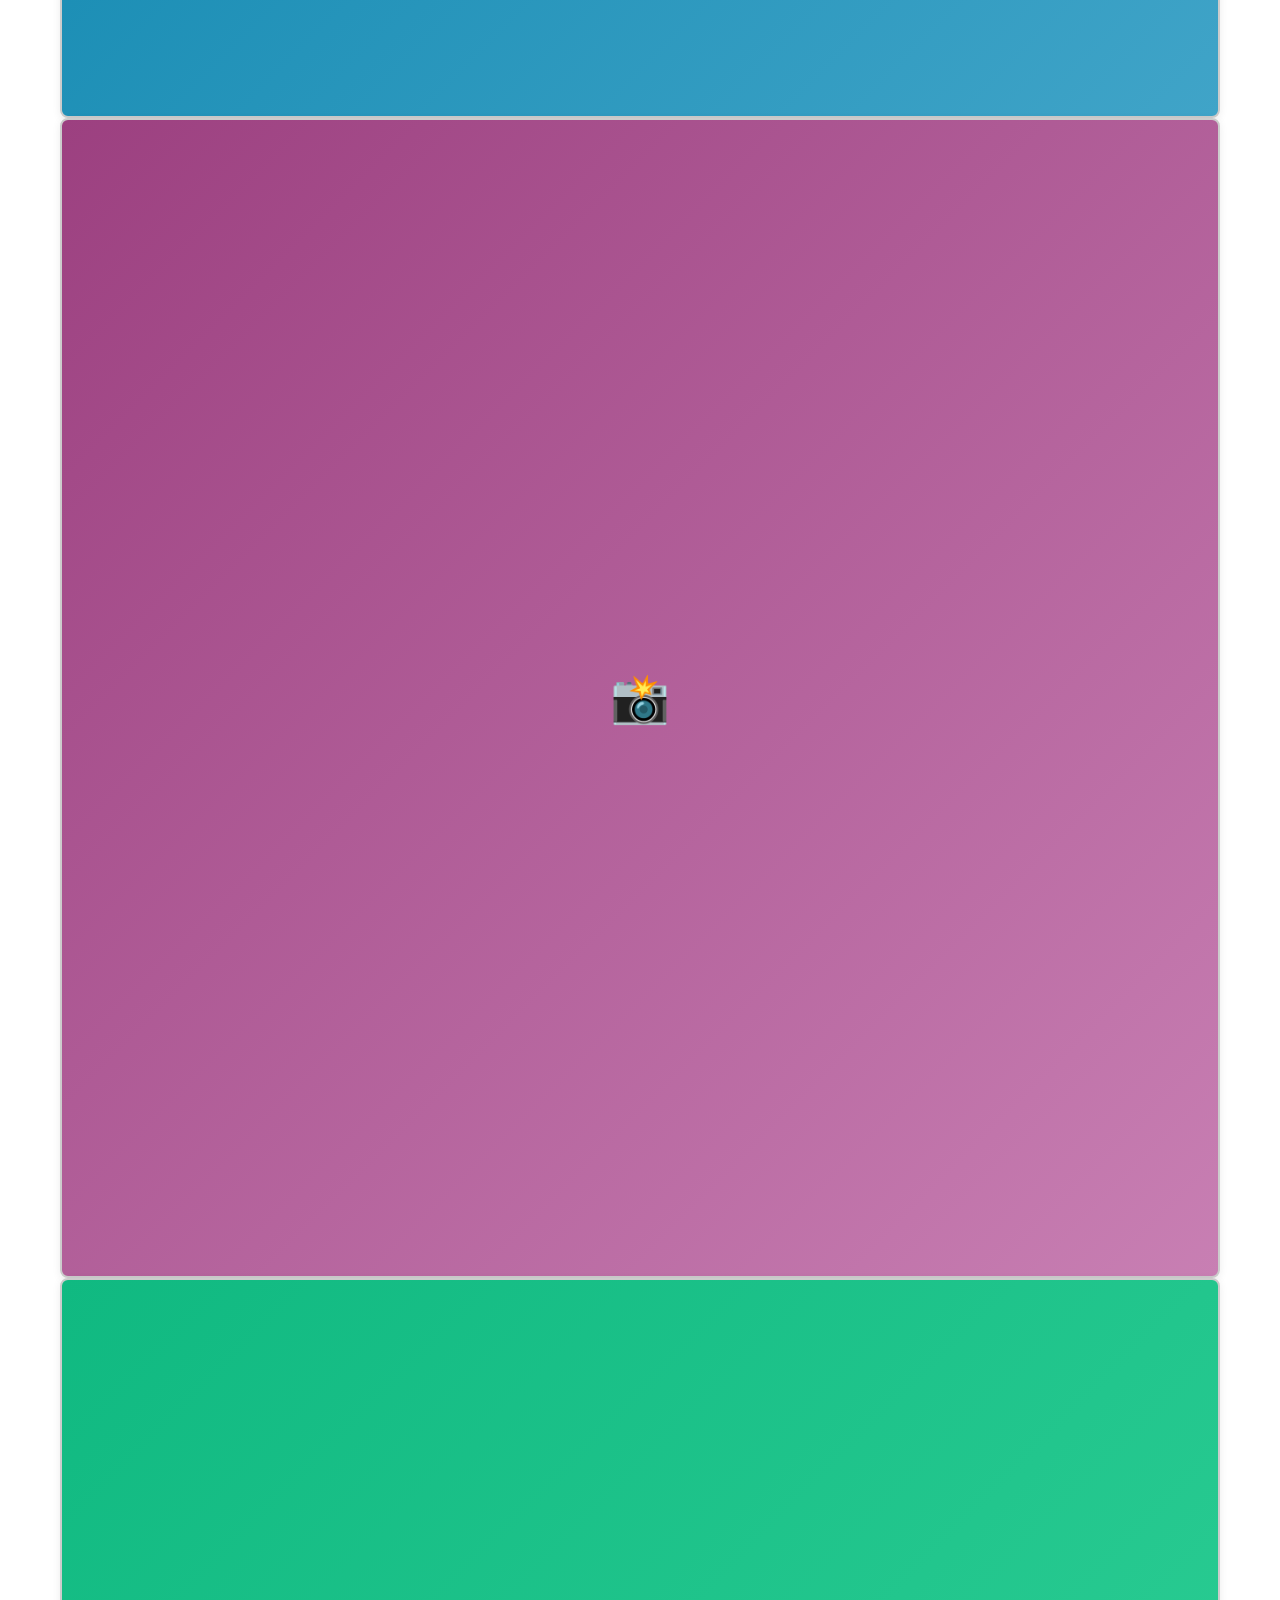
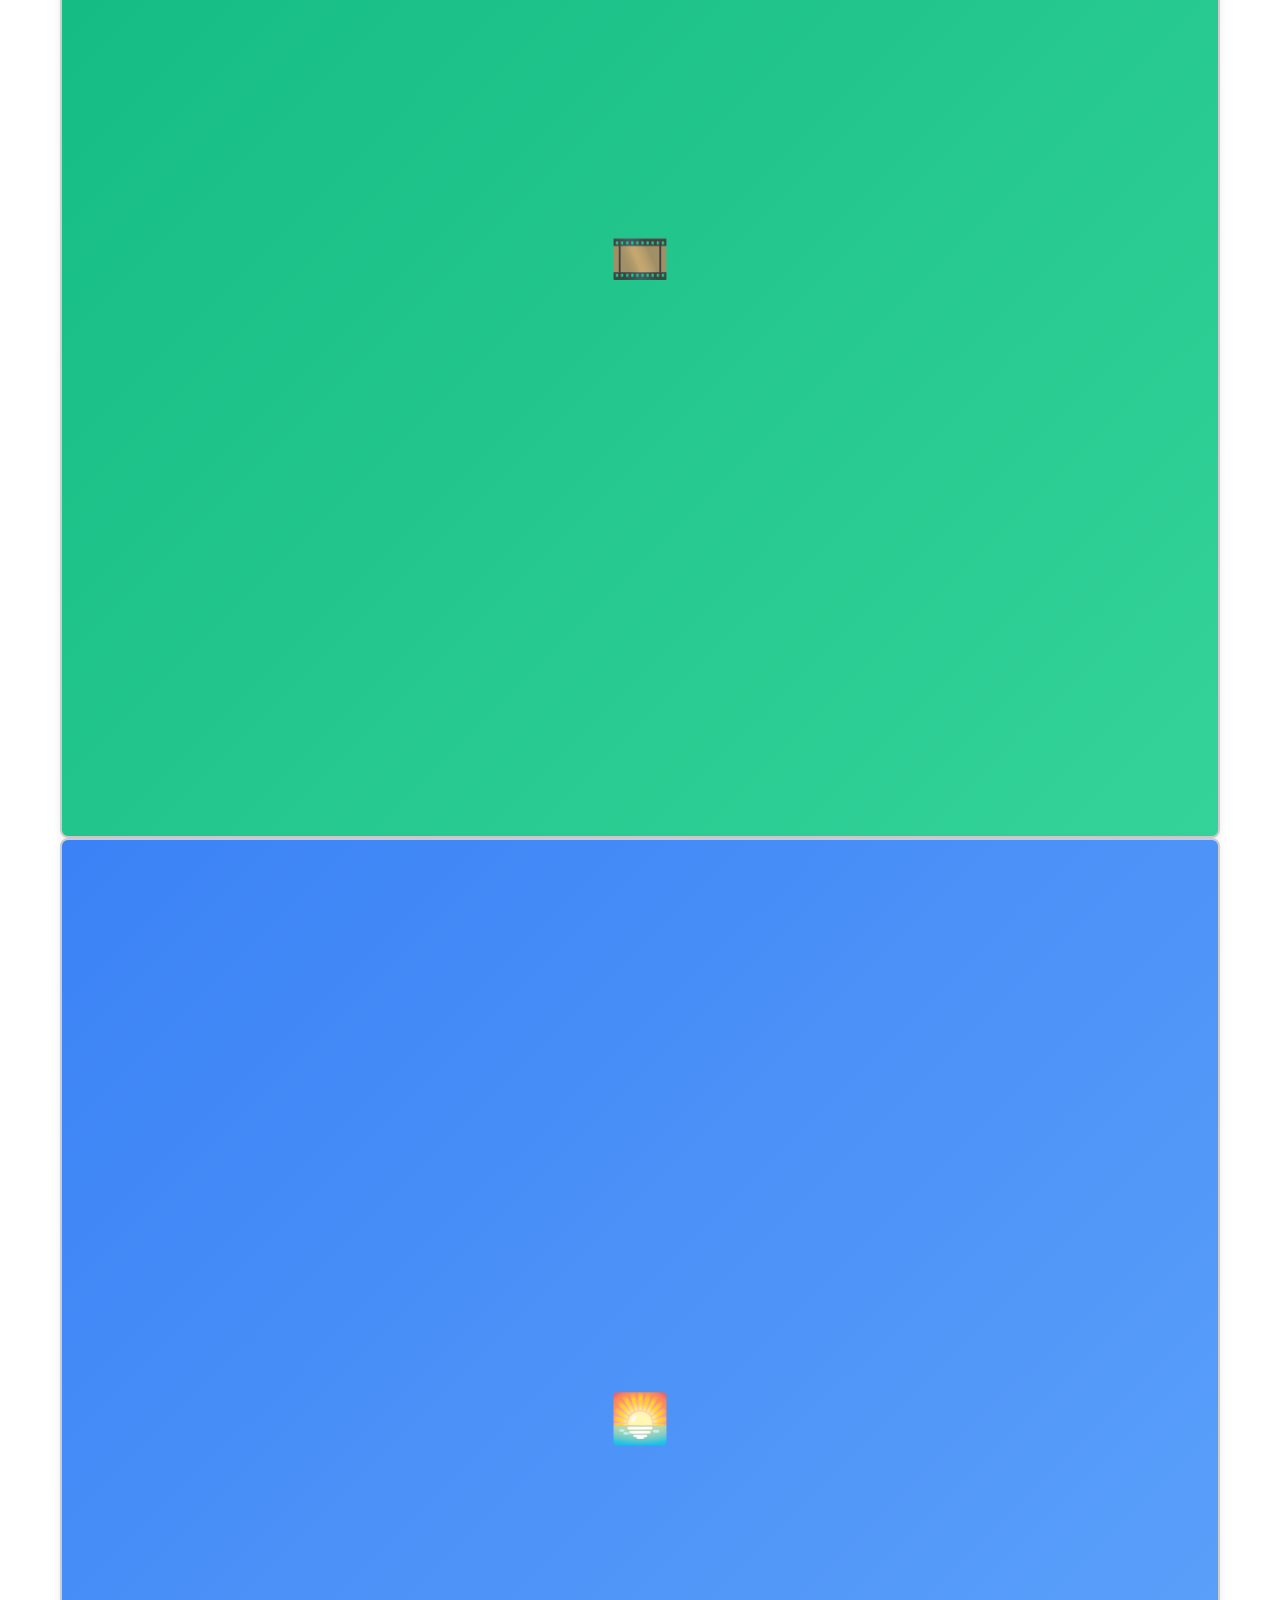
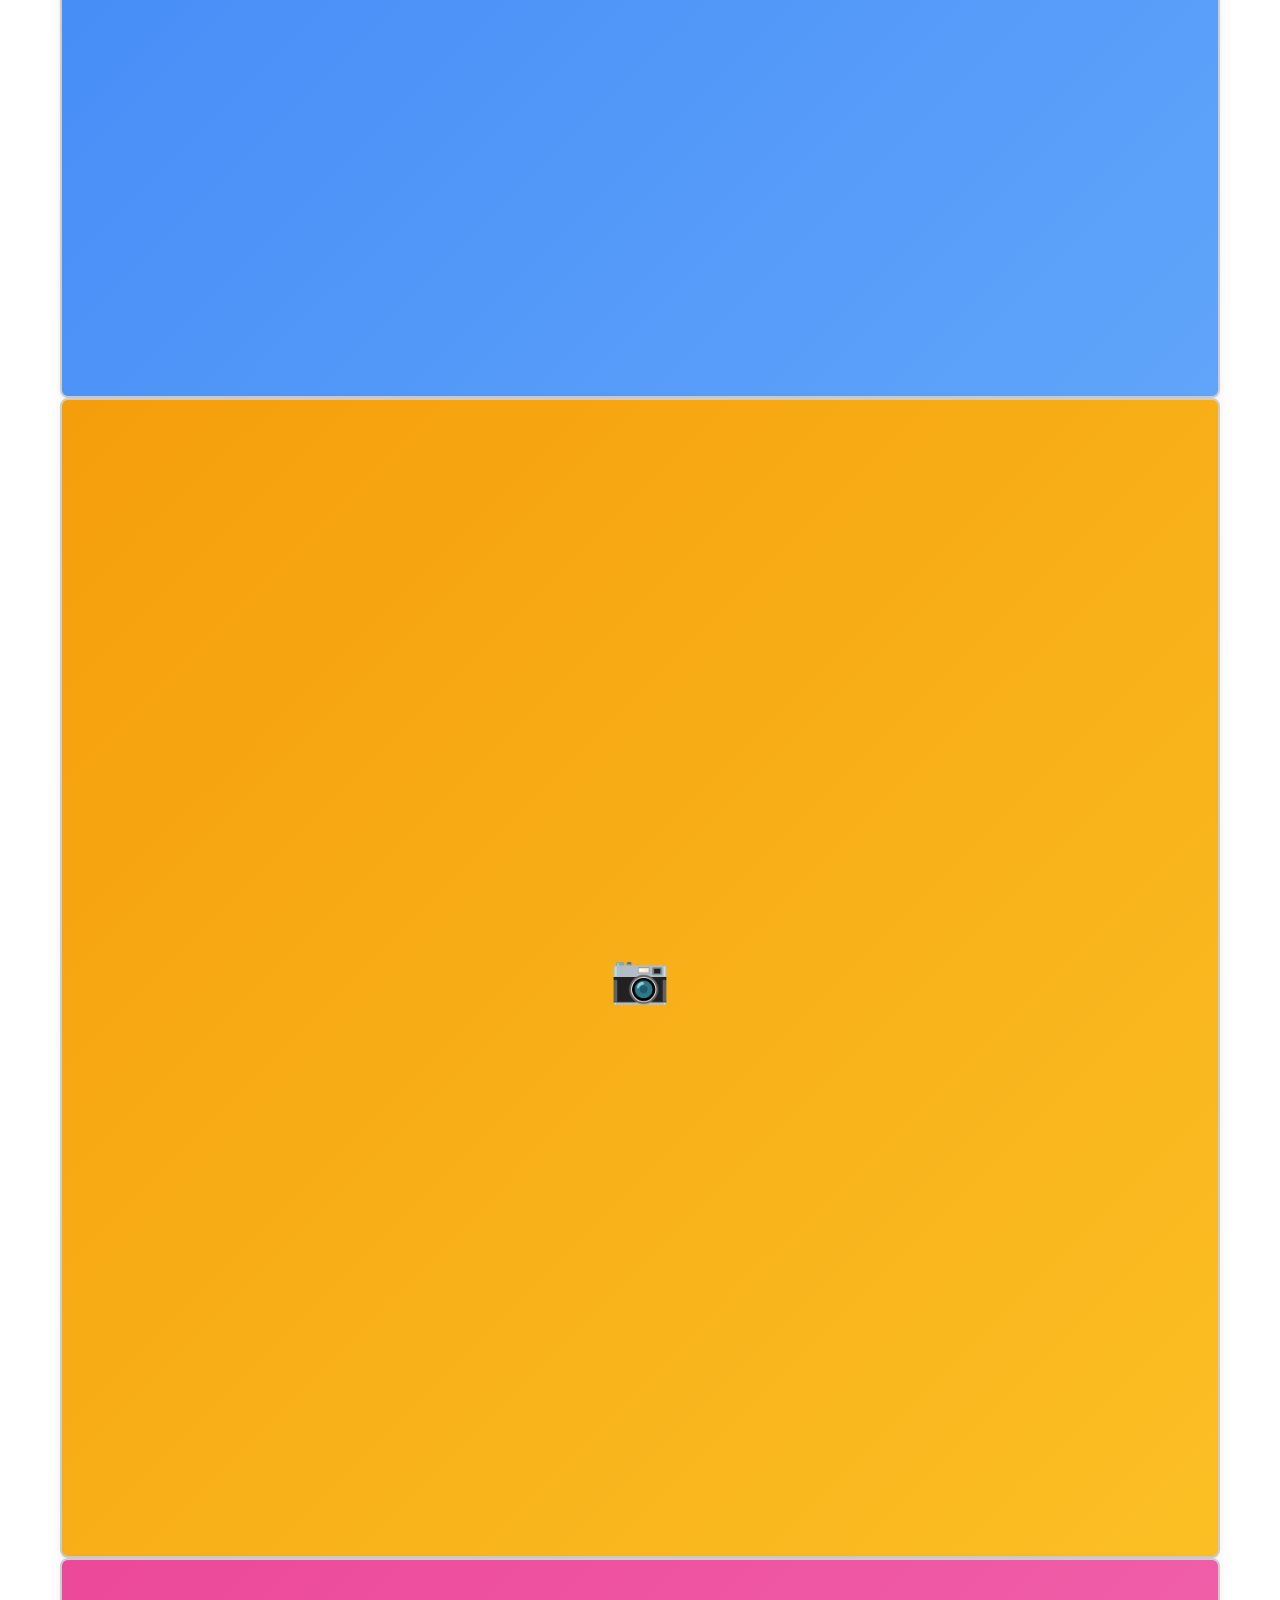
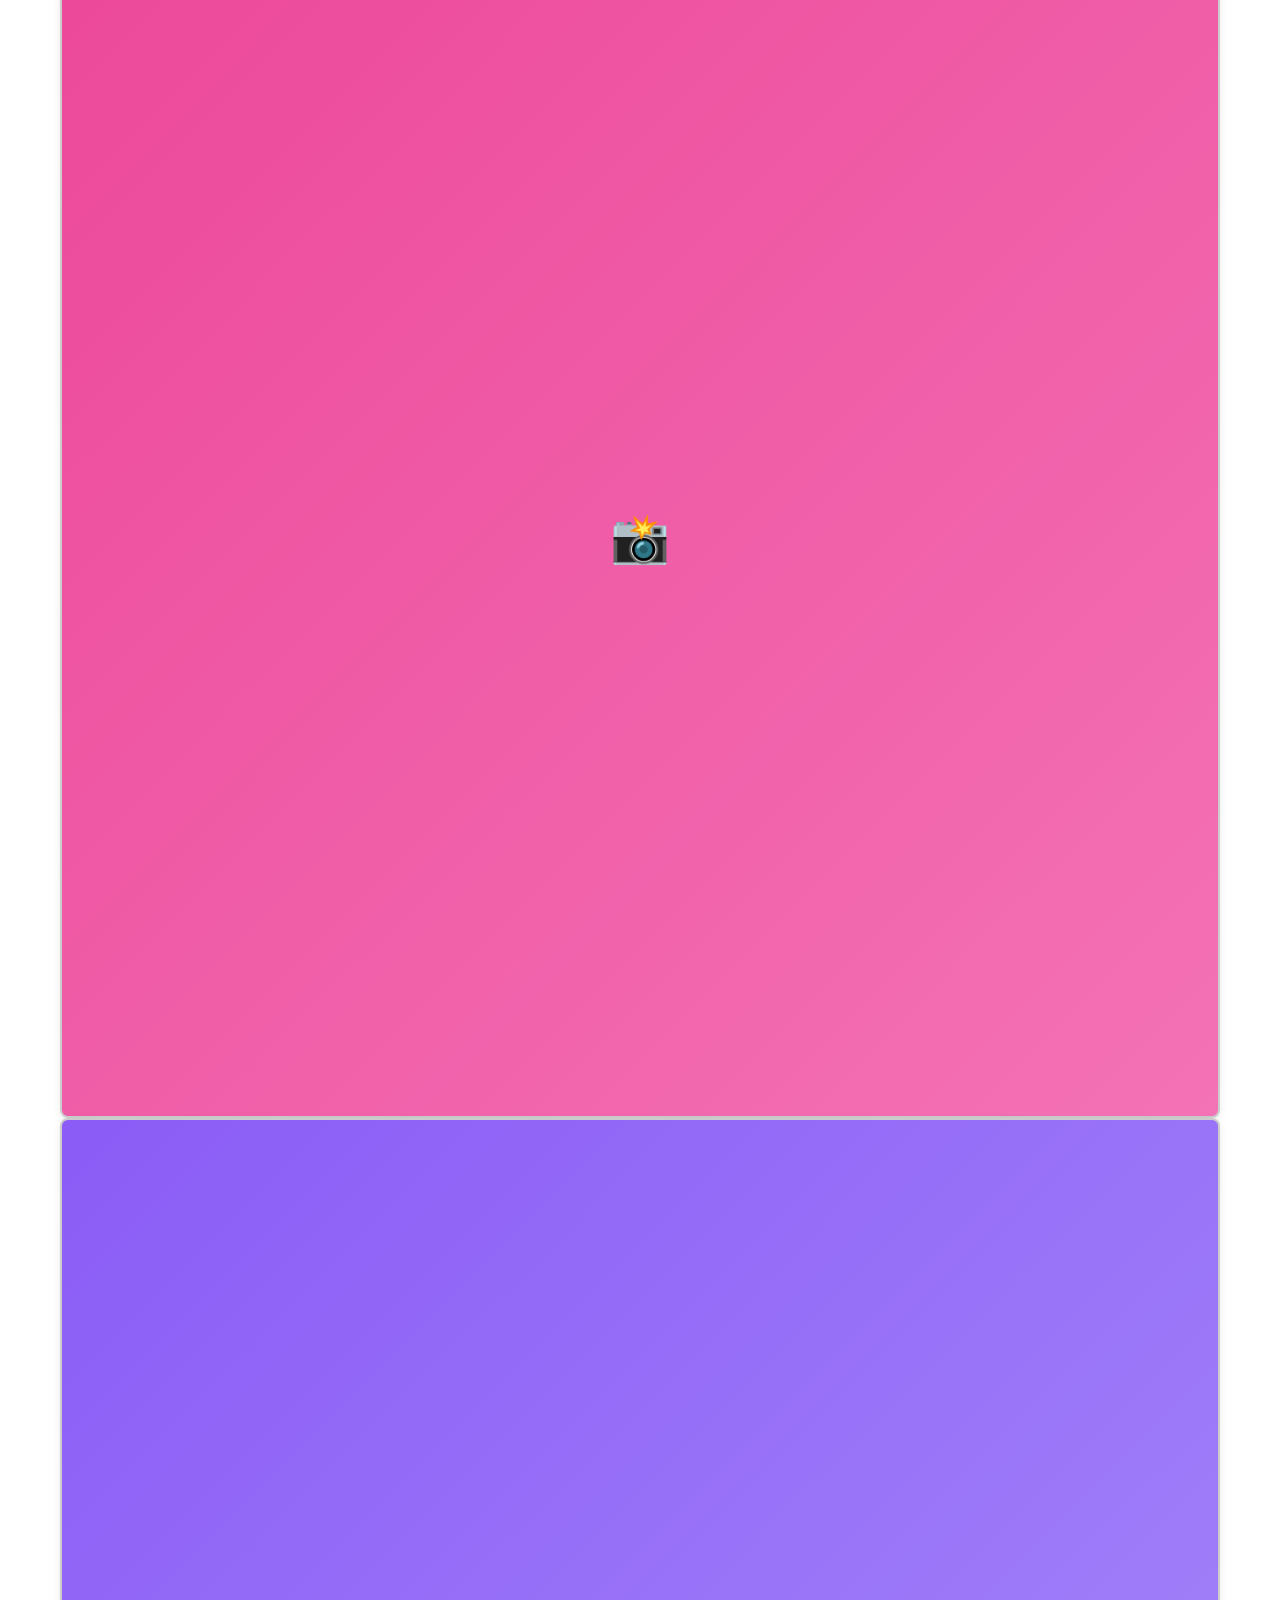
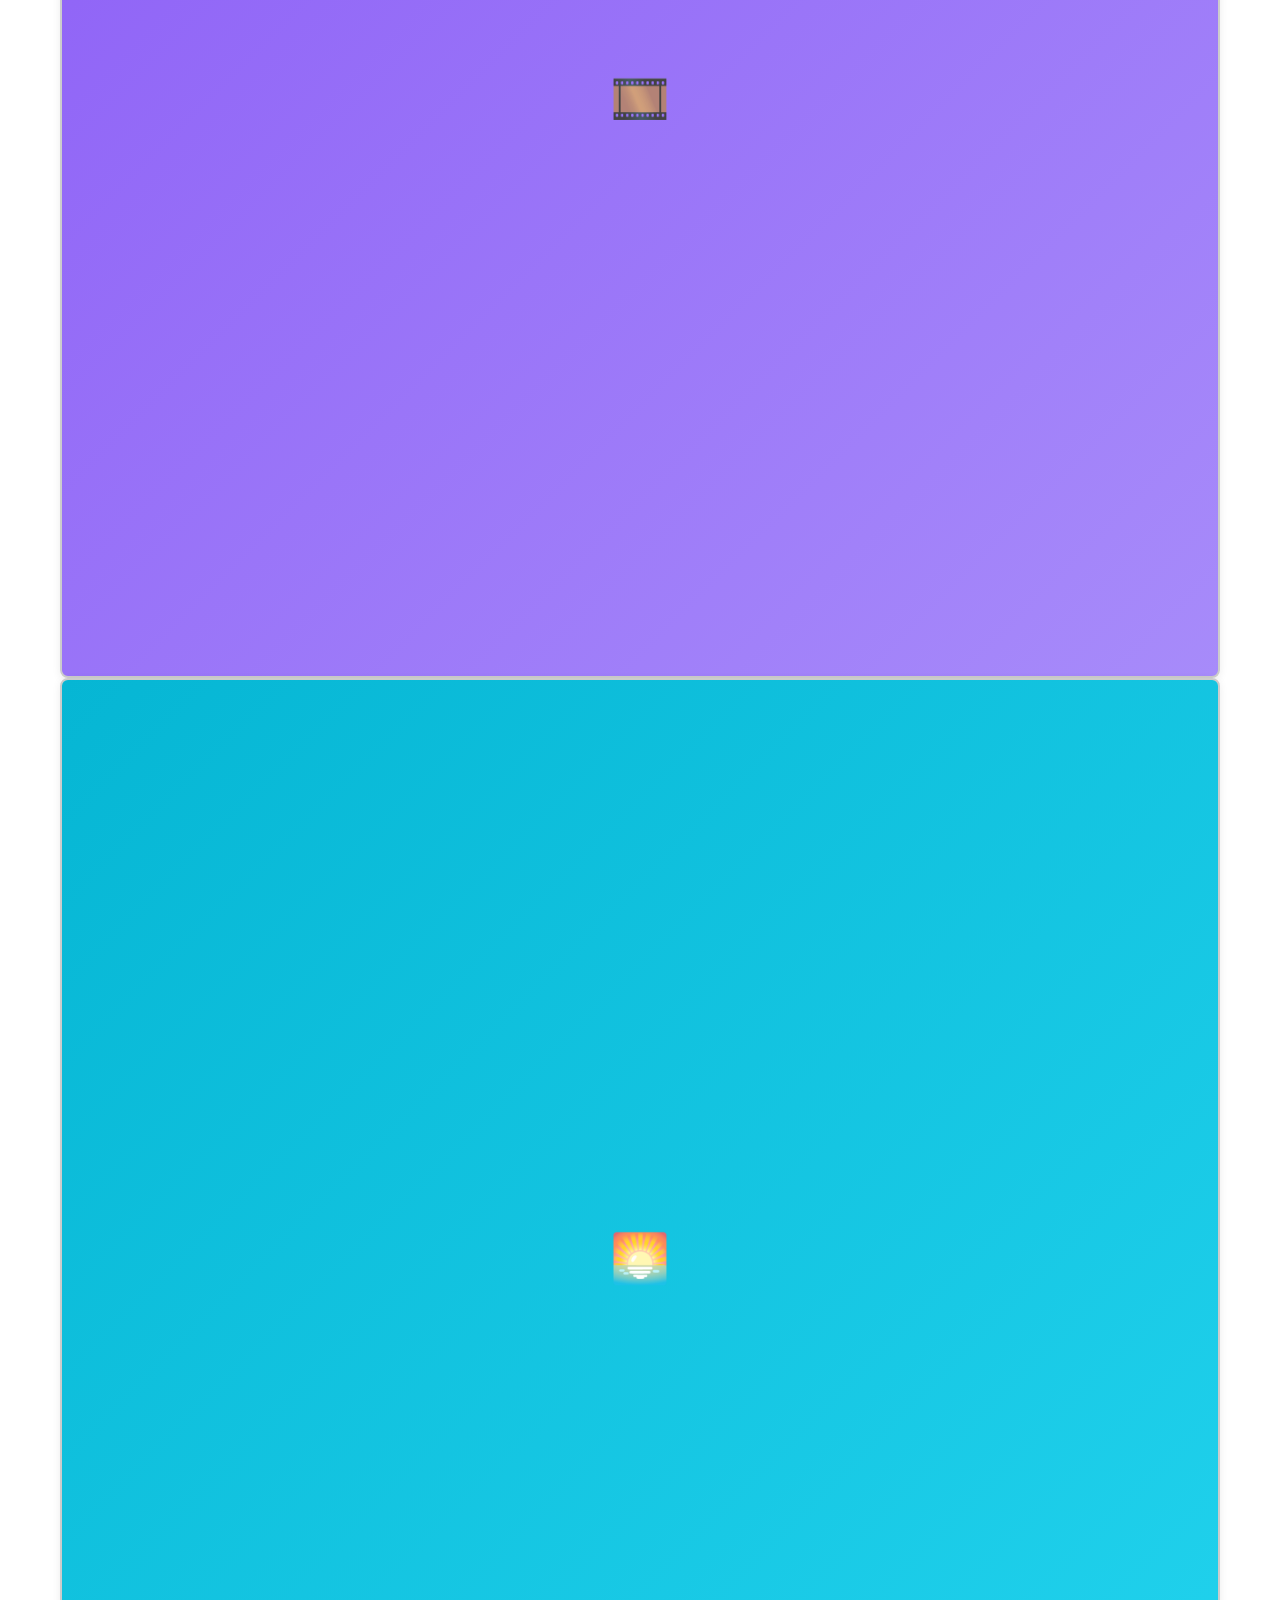
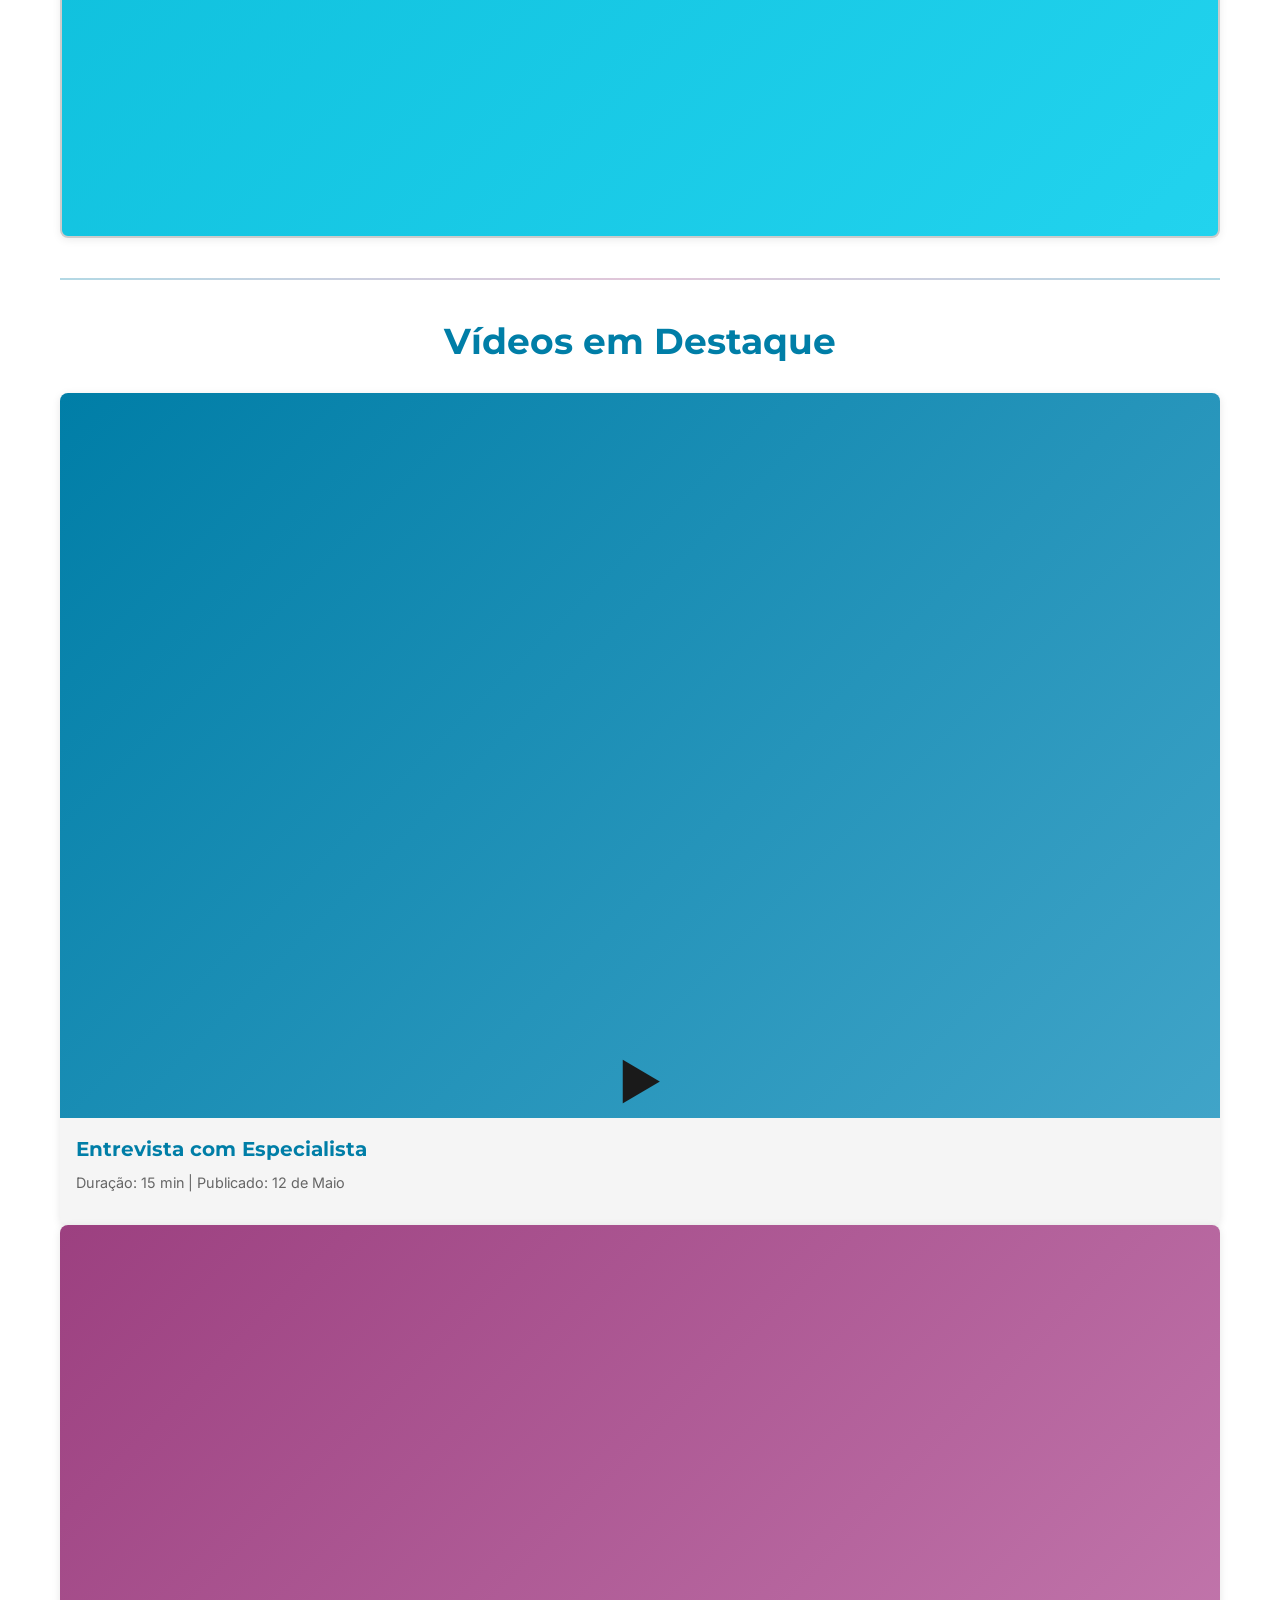
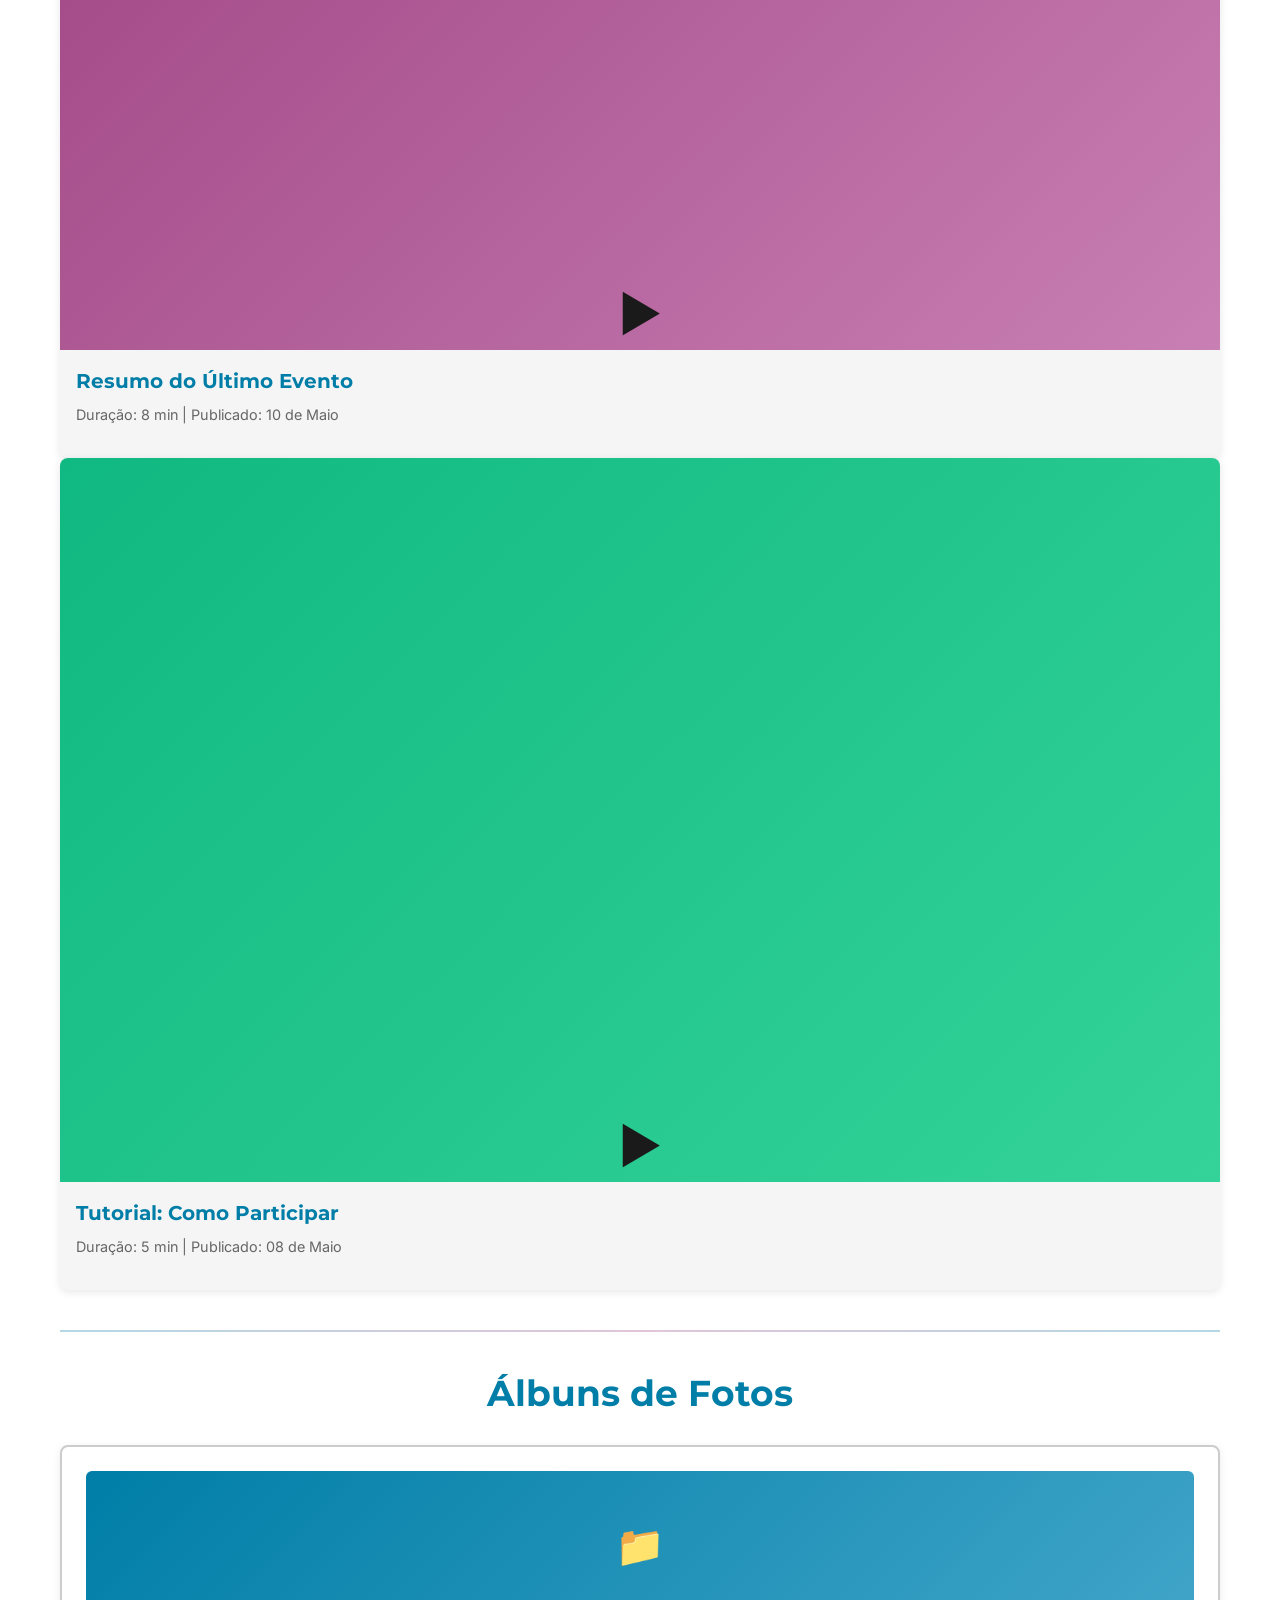
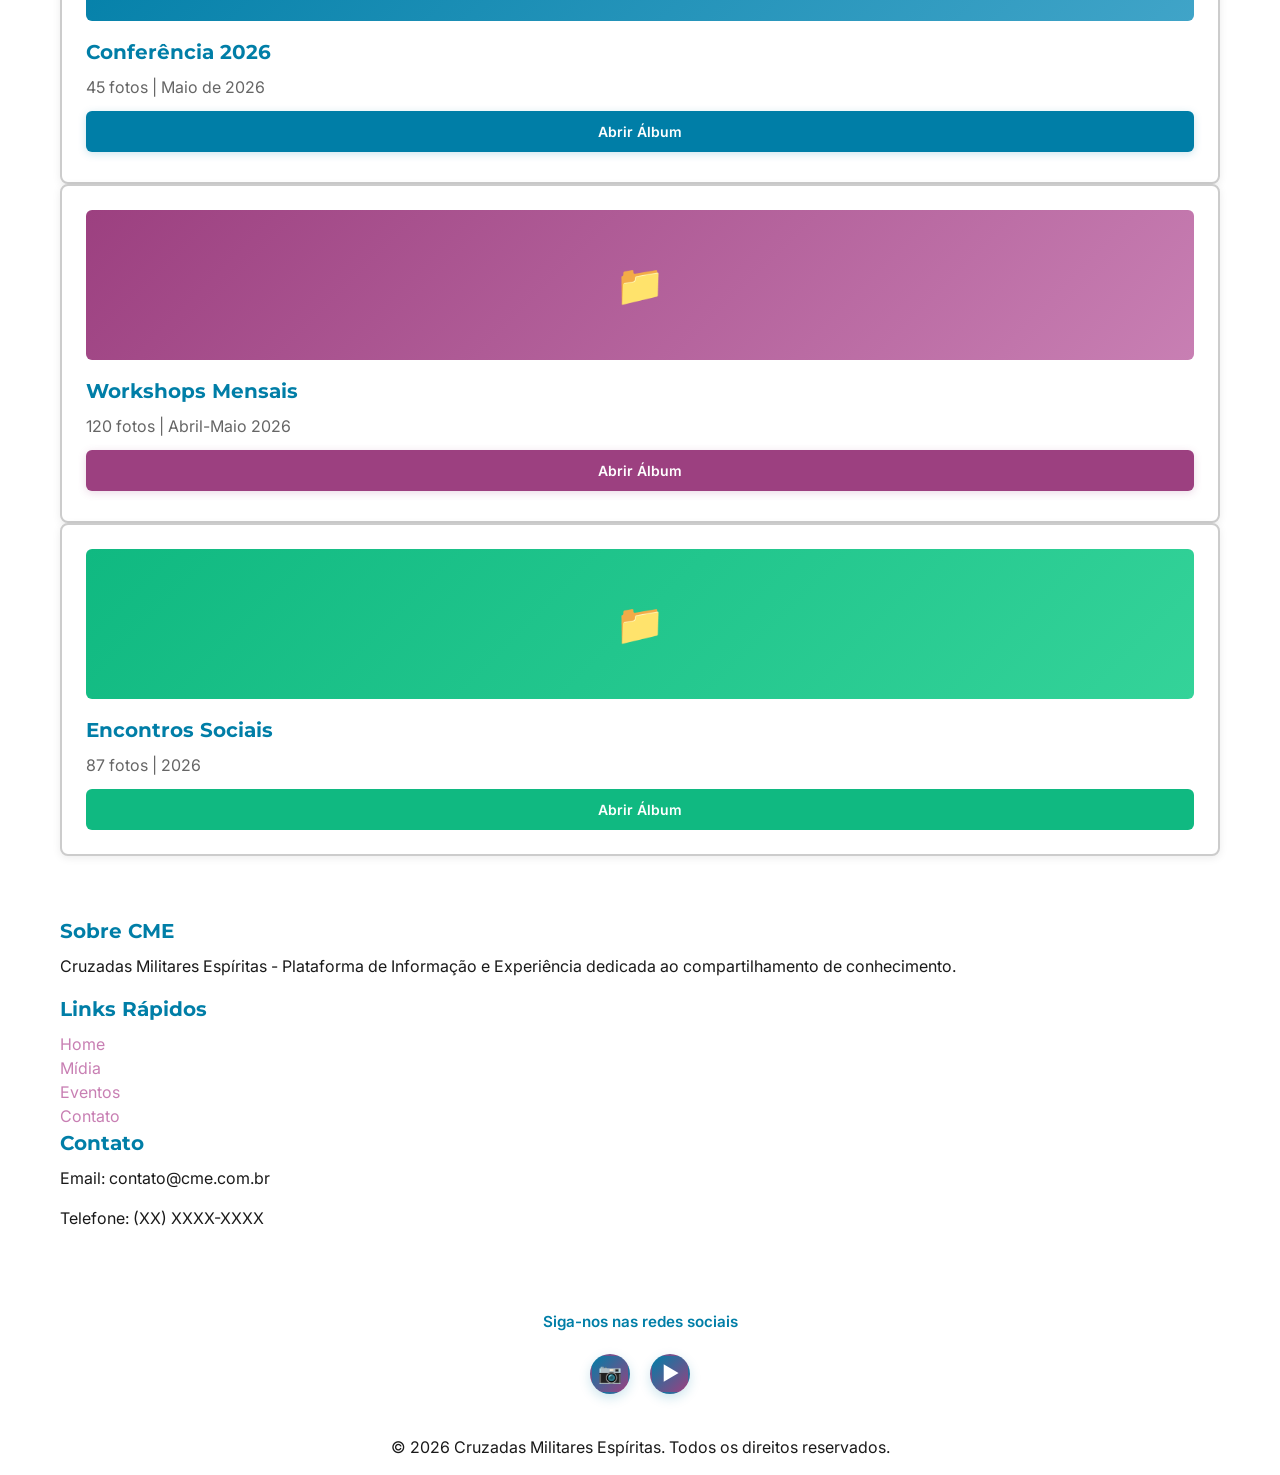
<file: testepiex/pages/midia/index.html>
<!DOCTYPE html>
<html lang="pt-BR">
<head>
  <meta charset="UTF-8">
  <meta name="viewport" content="width=device-width, initial-scale=1.0">
  <title>Mídia - Cruzadas Militares Espíritas</title>
  <link rel="stylesheet" href="../../styles/main.css">
</head>
<body>
  <!-- Header -->
  <header id="header">
    <div class="container flex-between" style="align-items: center; gap: 20px;">
      <div class="logo-section">
        <img src="../../images/logo.svg" alt="Logo Cruzada" class="logo-icon-img">
        <div>
          <div class="logo">CME</div>
          <div class="logo-subtitle">Cruzada dos Militares Espíritas</div>
        </div>
      </div>
      <nav style="flex: 1; margin-left: 30px;">
        <ul>
          <li><a href="../../index.html" class="nav-link">Início</a></li>
          <li><a href="../quem-somos/index.html" class="nav-link">Quem Somos</a></li>
          <li><a href="../conteudos/index.html" class="nav-link">Biblioteca</a></li>
          <li><a href="../agenda-eventos/index.html" class="nav-link">Encontre-nos</a></li>
          <li><a href="index.html" class="nav-link">Comunicados</a></li>
          <li><a href="../contato/index.html" class="nav-link">Colabore</a></li>
          <li><a href="../contato/index.html" class="nav-link">Contato</a></li>
        </ul>
      </nav>
      <div class="search-box">
        <input type="text" placeholder="Digite aqui sua busca">
        <button>Search</button>
      </div>
    </div>
  </header>

  <!-- Main Content -->
  <main>
    <!-- Hero Section -->
    <section style="background: linear-gradient(135deg, var(--color-primary) 0%, var(--color-accent) 100%); color: white; padding: 60px 20px; text-align: center;">
      <div class="container">
        <h1 style="color: white; font-size: 2.5rem; margin-bottom: 20px;">Mídia</h1>
        <p>Galeria de fotos e vídeos dos nossos eventos e atividades</p>
      </div>
    </section>

    <!-- Filtros de Mídia -->
    <section style="background-color: var(--color-light-gray); padding: 30px 20px;">
      <div class="container">
        <div class="flex-center gap-2" style="flex-wrap: wrap;">
          <button class="btn btn-primary">Todos</button>
          <button class="btn btn-outline">Fotos</button>
          <button class="btn btn-outline">Vídeos</button>
          <button class="btn btn-outline">Álbuns</button>
        </div>
      </div>
    </section>

    <!-- Galeria de Fotos -->
    <section>
      <div class="container">
        <h2>Galeria de Fotos</h2>
        <div class="grid-4 gap-2" style="margin-bottom: 40px;">
          <!-- Foto 1 -->
          <div style="position: relative; overflow: hidden; border-radius: 8px; cursor: pointer; aspect-ratio: 1; background: linear-gradient(135deg, var(--color-primary), var(--color-primary-light));" class="card" style="box-shadow: none; padding: 0;">
            <div style="width: 100%; height: 100%; display: flex; align-items: center; justify-content: center; font-size: 3rem;">📷</div>
          </div>

          <!-- Foto 2 -->
          <div style="position: relative; overflow: hidden; border-radius: 8px; cursor: pointer; aspect-ratio: 1; background: linear-gradient(135deg, var(--color-accent), var(--color-accent-light));" class="card" style="box-shadow: none; padding: 0;">
            <div style="width: 100%; height: 100%; display: flex; align-items: center; justify-content: center; font-size: 3rem;">📸</div>
          </div>

          <!-- Foto 3 -->
          <div style="position: relative; overflow: hidden; border-radius: 8px; cursor: pointer; aspect-ratio: 1; background: linear-gradient(135deg, var(--color-success), #34D399);" class="card" style="box-shadow: none; padding: 0;">
            <div style="width: 100%; height: 100%; display: flex; align-items: center; justify-content: center; font-size: 3rem;">🎞️</div>
          </div>

          <!-- Foto 4 -->
          <div style="position: relative; overflow: hidden; border-radius: 8px; cursor: pointer; aspect-ratio: 1; background: linear-gradient(135deg, #3B82F6, #60A5FA);" class="card" style="box-shadow: none; padding: 0;">
            <div style="width: 100%; height: 100%; display: flex; align-items: center; justify-content: center; font-size: 3rem;">🌅</div>
          </div>

          <!-- Foto 5 -->
          <div style="position: relative; overflow: hidden; border-radius: 8px; cursor: pointer; aspect-ratio: 1; background: linear-gradient(135deg, #F59E0B, #FBBF24);" class="card" style="box-shadow: none; padding: 0;">
            <div style="width: 100%; height: 100%; display: flex; align-items: center; justify-content: center; font-size: 3rem;">📷</div>
          </div>

          <!-- Foto 6 -->
          <div style="position: relative; overflow: hidden; border-radius: 8px; cursor: pointer; aspect-ratio: 1; background: linear-gradient(135deg, #EC4899, #F472B6);" class="card" style="box-shadow: none; padding: 0;">
            <div style="width: 100%; height: 100%; display: flex; align-items: center; justify-content: center; font-size: 3rem;">📸</div>
          </div>

          <!-- Foto 7 -->
          <div style="position: relative; overflow: hidden; border-radius: 8px; cursor: pointer; aspect-ratio: 1; background: linear-gradient(135deg, #8B5CF6, #A78BFA);" class="card" style="box-shadow: none; padding: 0;">
            <div style="width: 100%; height: 100%; display: flex; align-items: center; justify-content: center; font-size: 3rem;">🎞️</div>
          </div>

          <!-- Foto 8 -->
          <div style="position: relative; overflow: hidden; border-radius: 8px; cursor: pointer; aspect-ratio: 1; background: linear-gradient(135deg, #06B6D4, #22D3EE);" class="card" style="box-shadow: none; padding: 0;">
            <div style="width: 100%; height: 100%; display: flex; align-items: center; justify-content: center; font-size: 3rem;">🌅</div>
          </div>
        </div>

        <!-- Divider -->
        <div class="divider"></div>

        <!-- Vídeos -->
        <h2>Vídeos em Destaque</h2>
        <div class="grid-3 gap-2">
          <!-- Vídeo 1 -->
          <div style="background-color: var(--color-light-gray); border-radius: 8px; overflow: hidden; box-shadow: 0 2px 8px rgba(0,0,0,0.1);">
            <div style="width: 100%; padding-top: 56.25%; background: linear-gradient(135deg, var(--color-primary), var(--color-primary-light)); position: relative; display: flex; align-items: center; justify-content: center; font-size: 3rem;">▶️</div>
            <div style="padding: 16px;">
              <h5>Entrevista com Especialista</h5>
              <p style="font-size: 0.9rem; color: var(--color-dark-gray);">Duração: 15 min | Publicado: 12 de Maio</p>
            </div>
          </div>

          <!-- Vídeo 2 -->
          <div style="background-color: var(--color-light-gray); border-radius: 8px; overflow: hidden; box-shadow: 0 2px 8px rgba(0,0,0,0.1);">
            <div style="width: 100%; padding-top: 56.25%; background: linear-gradient(135deg, var(--color-accent), var(--color-accent-light)); position: relative; display: flex; align-items: center; justify-content: center; font-size: 3rem;">▶️</div>
            <div style="padding: 16px;">
              <h5>Resumo do Último Evento</h5>
              <p style="font-size: 0.9rem; color: var(--color-dark-gray);">Duração: 8 min | Publicado: 10 de Maio</p>
            </div>
          </div>

          <!-- Vídeo 3 -->
          <div style="background-color: var(--color-light-gray); border-radius: 8px; overflow: hidden; box-shadow: 0 2px 8px rgba(0,0,0,0.1);">
            <div style="width: 100%; padding-top: 56.25%; background: linear-gradient(135deg, var(--color-success), #34D399); position: relative; display: flex; align-items: center; justify-content: center; font-size: 3rem;">▶️</div>
            <div style="padding: 16px;">
              <h5>Tutorial: Como Participar</h5>
              <p style="font-size: 0.9rem; color: var(--color-dark-gray);">Duração: 5 min | Publicado: 08 de Maio</p>
            </div>
          </div>
        </div>

        <!-- Divider -->
        <div class="divider"></div>

        <!-- Álbuns -->
        <h2>Álbuns de Fotos</h2>
        <div class="grid-3 gap-2">
          <!-- Álbum 1 -->
          <div class="card">
            <div style="background: linear-gradient(135deg, var(--color-primary), var(--color-primary-light)); height: 150px; border-radius: 6px; margin-bottom: 16px; display: flex; align-items: center; justify-content: center; font-size: 2.5rem;">📁</div>
            <h5>Conferência 2026</h5>
            <p style="color: var(--color-dark-gray); margin-bottom: 12px;">45 fotos | Maio de 2026</p>
            <a href="#" class="btn btn-primary btn-small" style="width: 100%; text-align: center;">Abrir Álbum</a>
          </div>

          <!-- Álbum 2 -->
          <div class="card">
            <div style="background: linear-gradient(135deg, var(--color-accent), var(--color-accent-light)); height: 150px; border-radius: 6px; margin-bottom: 16px; display: flex; align-items: center; justify-content: center; font-size: 2.5rem;">📁</div>
            <h5>Workshops Mensais</h5>
            <p style="color: var(--color-dark-gray); margin-bottom: 12px;">120 fotos | Abril-Maio 2026</p>
            <a href="#" class="btn btn-accent btn-small" style="width: 100%; text-align: center;">Abrir Álbum</a>
          </div>

          <!-- Álbum 3 -->
          <div class="card">
            <div style="background: linear-gradient(135deg, var(--color-success), #34D399); height: 150px; border-radius: 6px; margin-bottom: 16px; display: flex; align-items: center; justify-content: center; font-size: 2.5rem;">📁</div>
            <h5>Encontros Sociais</h5>
            <p style="color: var(--color-dark-gray); margin-bottom: 12px;">87 fotos | 2026</p>
            <a href="#" class="btn btn-small" style="background-color: var(--color-success); color: white; width: 100%; text-align: center; text-decoration: none; display: block;">Abrir Álbum</a>
          </div>
        </div>
      </div>
    </section>
  </main>

  <!-- Footer -->
  <footer id="footer">
    <div class="container">
      <div class="grid-3 gap-3" style="margin-bottom: 40px;">
        <div>
          <h5>Sobre CME</h5>
          <p>Cruzadas Militares Espíritas - Plataforma de Informação e Experiência dedicada ao compartilhamento de conhecimento.</p>
        </div>
        <div>
          <h5>Links Rápidos</h5>
          <ul style="list-style: none;">
            <li><a href="#">Home</a></li>
            <li><a href="#">Mídia</a></li>
            <li><a href="#">Eventos</a></li>
            <li><a href="#">Contato</a></li>
          </ul>
        </div>
        <div>
          <h5>Contato</h5>
          <p>Email: contato@cme.com.br</p>
          <p>Telefone: (XX) XXXX-XXXX</p>
        </div>
      </div>
      <div style="border-top: 1px solid rgba(255,255,255,0.2); padding-top: 20px;">
        <div class="footer-social" style="text-align: center;">
          <span class="footer-social-label">Siga-nos nas redes sociais</span>
          <div class="social-icons small">
            <a href="https://www.instagram.com/cme_jf_cifa?igsh=MWJya2VuOHlxdmJ3ZA==" target="_blank" rel="noopener noreferrer" class="social-icon instagram" title="Instagram da CME">
              📷
            </a>
            <a href="https://www.youtube.com/@cruzadadosmilitaresespirit3499" target="_blank" rel="noopener noreferrer" class="social-icon youtube" title="YouTube da CME">
              ▶️
            </a>
          </div>
        </div>
        
        <div style="text-align: center; padding-top: 20px; border-top: 1px solid rgba(255,255,255,0.2);">
          <p>&copy; 2026 Cruzadas Militares Espíritas. Todos os direitos reservados.</p>
        </div>
      </div>
    </div>
  </footer>
</body>
</html>
</file>
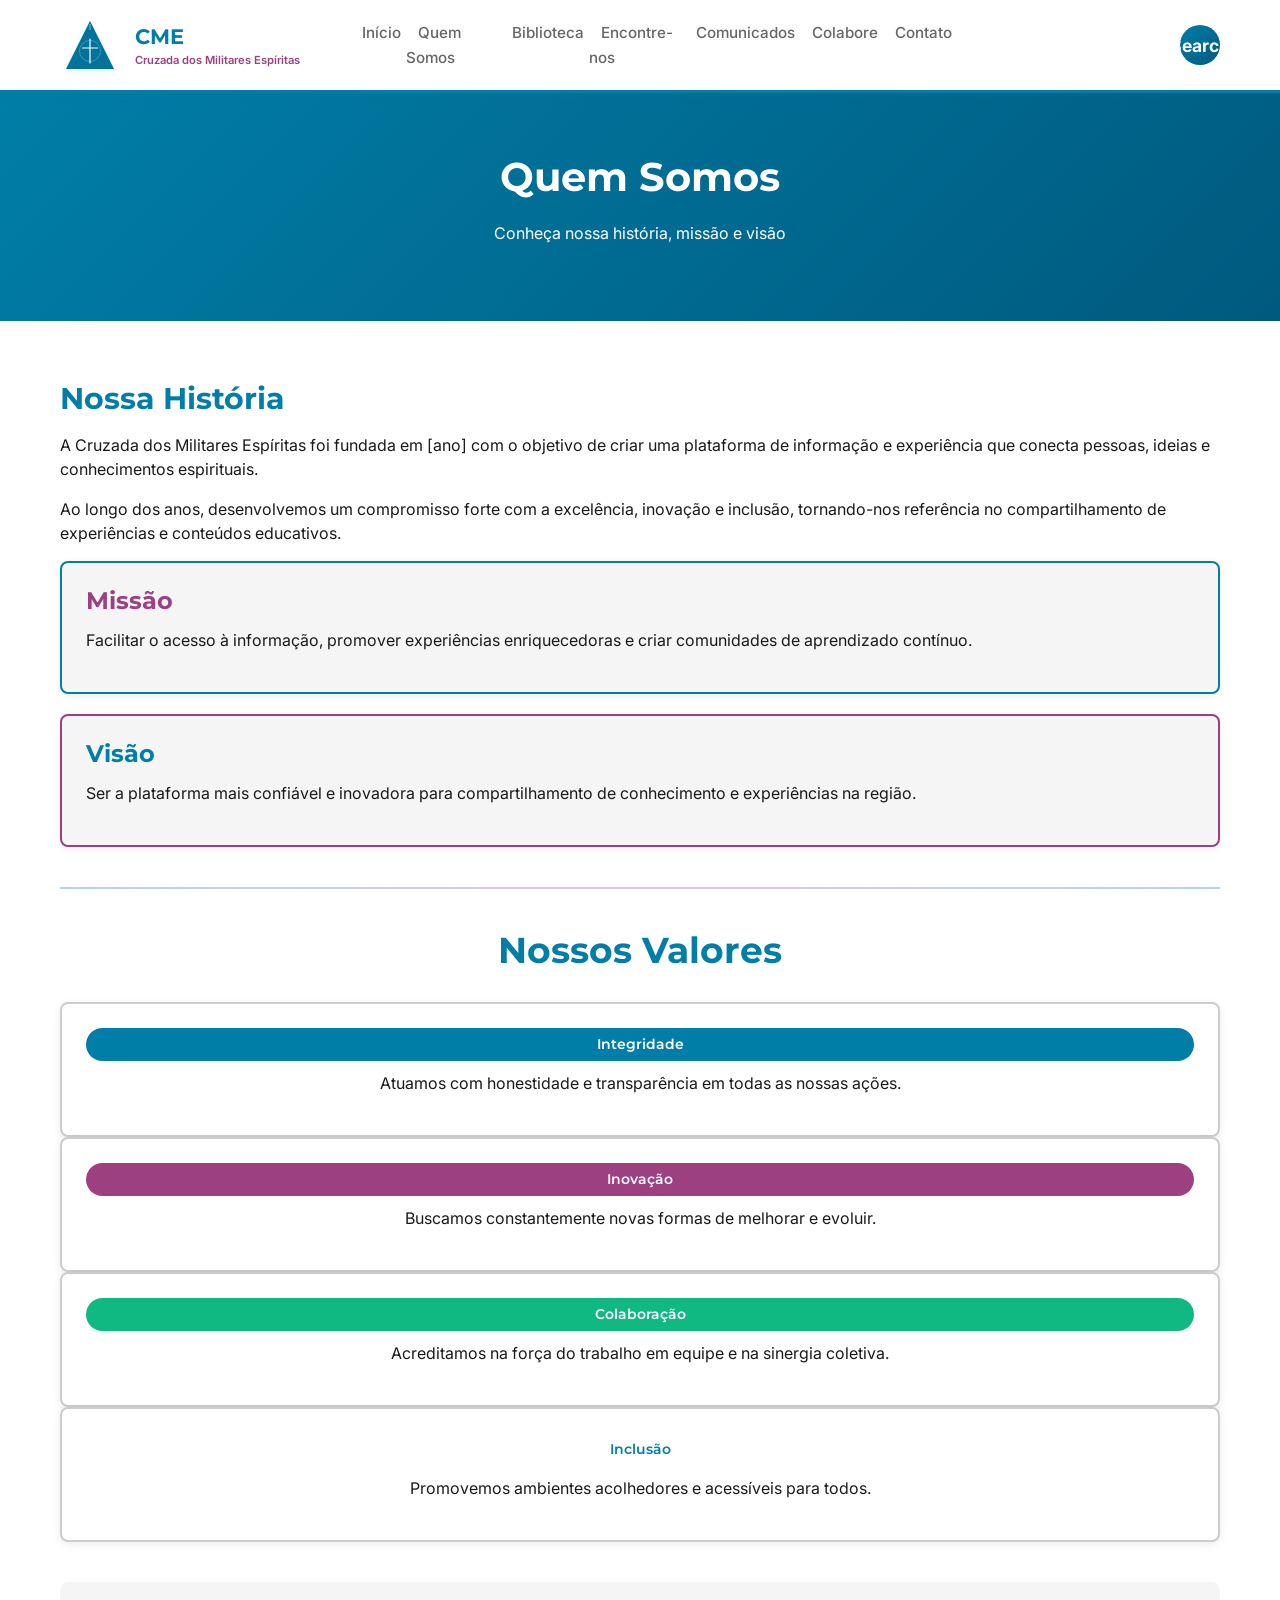
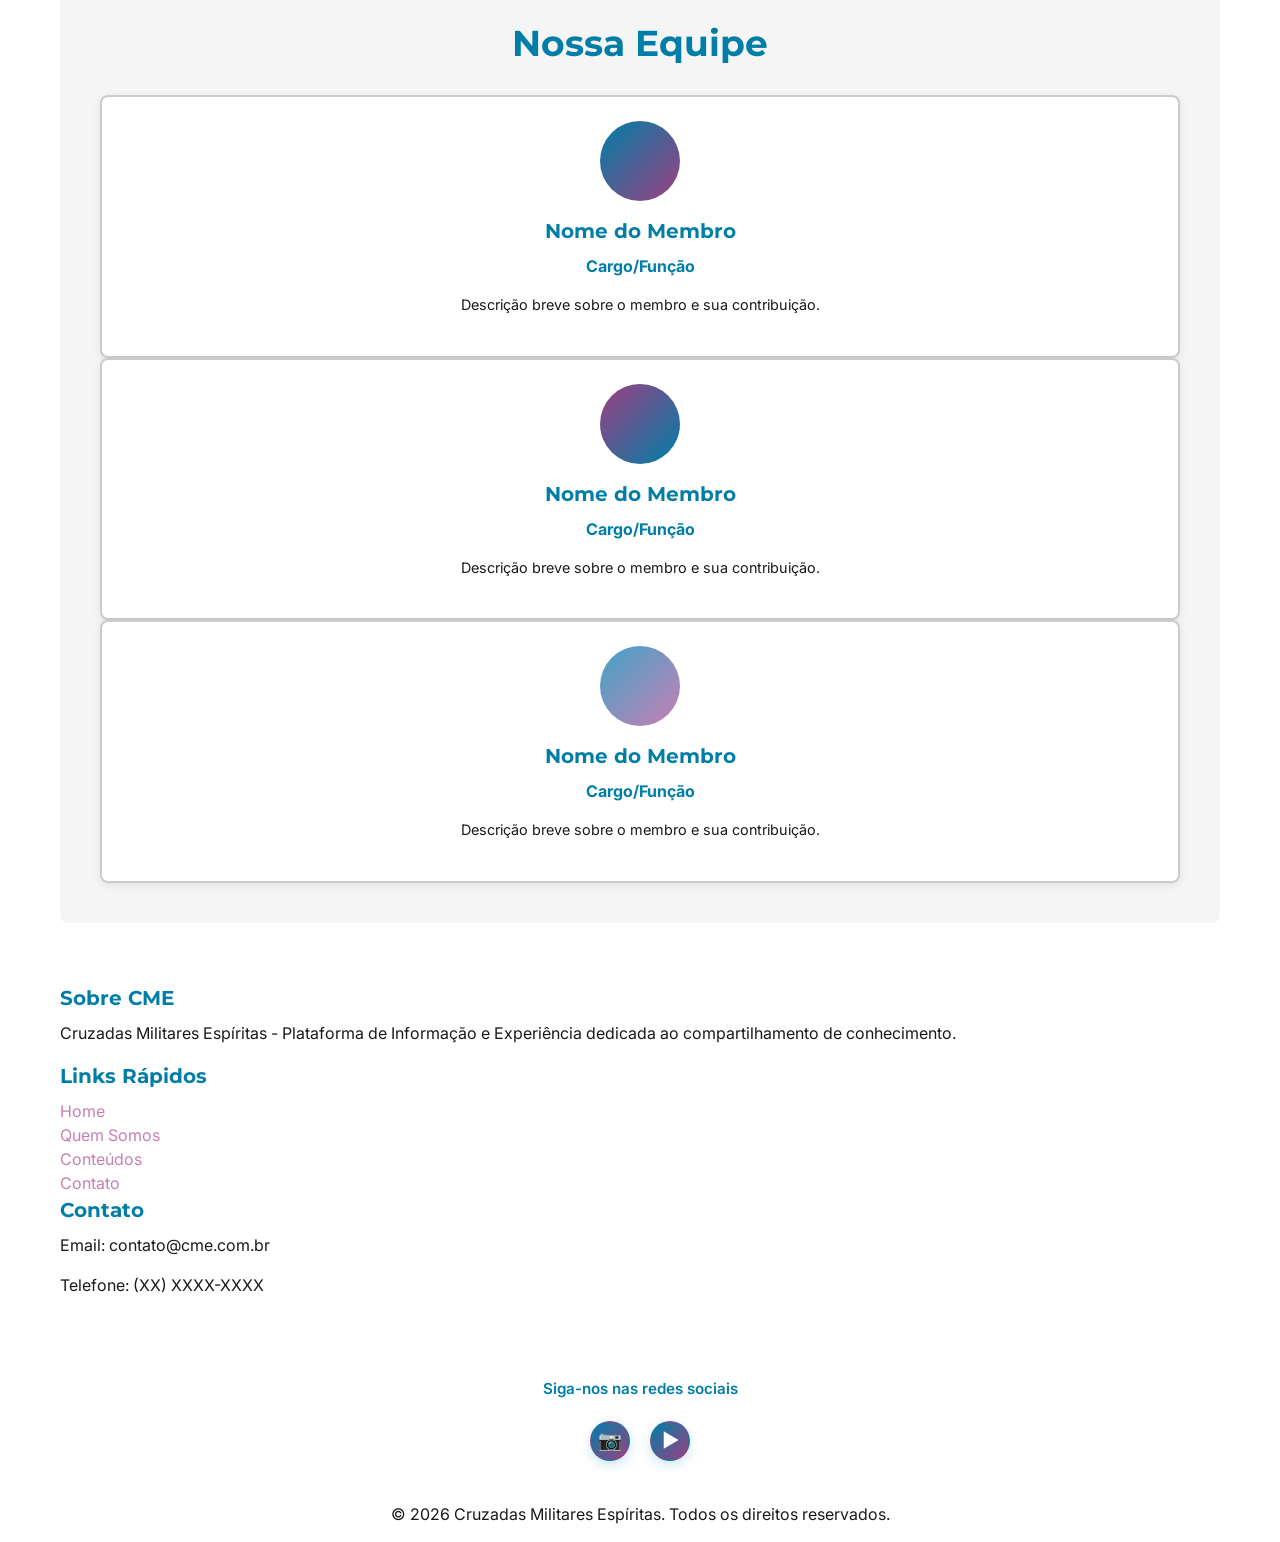
<file: testepiex/pages/quem-somos/index.html>
<!DOCTYPE html>
<html lang="pt-BR">
<head>
  <meta charset="UTF-8">
  <meta name="viewport" content="width=device-width, initial-scale=1.0">
  <title>Quem Somos - Cruzadas Militares Espíritas</title>
  <link rel="stylesheet" href="../../styles/main.css">
</head>
<body>
  <!-- Header -->
  <header id="header">
    <div class="container flex-between" style="align-items: center; gap: 20px;">
      <div class="logo-section">
        <img src="../../images/logo.svg" alt="Logo Cruzada" class="logo-icon-img">
        <div>
          <div class="logo">CME</div>
          <div class="logo-subtitle">Cruzada dos Militares Espíritas</div>
        </div>
      </div>
      <nav style="flex: 1; margin-left: 30px;">
        <ul>
          <li><a href="../../index.html" class="nav-link">Início</a></li>
          <li><a href="index.html" class="nav-link">Quem Somos</a></li>
          <li><a href="../conteudos/index.html" class="nav-link">Biblioteca</a></li>
          <li><a href="../agenda-eventos/index.html" class="nav-link">Encontre-nos</a></li>
          <li><a href="../midia/index.html" class="nav-link">Comunicados</a></li>
          <li><a href="../contato/index.html" class="nav-link">Colabore</a></li>
          <li><a href="../contato/index.html" class="nav-link">Contato</a></li>
        </ul>
      </nav>
      <div class="search-box">
        <input type="text" placeholder="Digite aqui sua busca">
        <button>Search</button>
      </div>
    </div>
  </header>

  <!-- Main Content -->
  <main>
    <!-- Hero Section -->
    <section style="background: linear-gradient(135deg, var(--color-primary) 0%, var(--color-primary-dark) 100%); color: white; padding: 60px 20px; text-align: center;">
      <div class="container">
        <h1 style="color: white; font-size: 2.5rem; margin-bottom: 20px;">Quem Somos</h1>
        <p>Conheça nossa história, missão e visão</p>
      </div>
    </section>

    <!-- Conteúdo Principal -->
    <section>
      <div class="container">
        <div class="grid-2 gap-3">
          <!-- História -->
          <div>
            <h3>Nossa História</h3>
            <p>A Cruzada dos Militares Espíritas foi fundada em [ano] com o objetivo de criar uma plataforma de informação e experiência que conecta pessoas, ideias e conhecimentos espirituais.</p>
            <p>Ao longo dos anos, desenvolvemos um compromisso forte com a excelência, inovação e inclusão, tornando-nos referência no compartilhamento de experiências e conteúdos educativos.</p>
          </div>

          <!-- Missão e Visão -->
          <div>
            <div class="card" style="background-color: var(--color-light-gray); border: 2px solid var(--color-primary);">
              <h4 style="color: var(--color-accent);">Missão</h4>
              <p>Facilitar o acesso à informação, promover experiências enriquecedoras e criar comunidades de aprendizado contínuo.</p>
            </div>

            <div class="card" style="background-color: var(--color-light-gray); border: 2px solid var(--color-accent); margin-top: 20px;">
              <h4 style="color: var(--color-primary);">Visão</h4>
              <p>Ser a plataforma mais confiável e inovadora para compartilhamento de conhecimento e experiências na região.</p>
            </div>
          </div>
        </div>

        <!-- Divider -->
        <div class="divider"></div>

        <!-- Valores -->
        <div style="text-align: center; margin-bottom: 40px;">
          <h2>Nossos Valores</h2>
          <div class="grid-4 gap-2">
            <div class="card">
              <h5 class="badge badge-primary" style="display: block; margin-bottom: 10px;">Integridade</h5>
              <p>Atuamos com honestidade e transparência em todas as nossas ações.</p>
            </div>

            <div class="card">
              <h5 class="badge badge-accent" style="display: block; margin-bottom: 10px;">Inovação</h5>
              <p>Buscamos constantemente novas formas de melhorar e evoluir.</p>
            </div>

            <div class="card">
              <h5 class="badge badge-success" style="display: block; margin-bottom: 10px;">Colaboração</h5>
              <p>Acreditamos na força do trabalho em equipe e na sinergia coletiva.</p>
            </div>

            <div class="card">
              <h5 class="badge badge-info" style="display: block; margin-bottom: 10px;">Inclusão</h5>
              <p>Promovemos ambientes acolhedores e acessíveis para todos.</p>
            </div>
          </div>
        </div>

        <!-- Equipe -->
        <div style="background-color: var(--color-light-gray); padding: 40px; border-radius: 8px;">
          <h2 style="text-align: center; margin-bottom: 30px;">Nossa Equipe</h2>
          <div class="grid-3 gap-2">
            <div class="card">
              <div style="width: 80px; height: 80px; border-radius: 50%; background: linear-gradient(135deg, var(--color-primary), var(--color-accent)); margin: 0 auto 15px;"></div>
              <h5 style="text-align: center;">Nome do Membro</h5>
              <p style="text-align: center; color: var(--color-primary); font-weight: bold;">Cargo/Função</p>
              <p style="text-align: center; font-size: 0.9rem;">Descrição breve sobre o membro e sua contribuição.</p>
            </div>

            <div class="card">
              <div style="width: 80px; height: 80px; border-radius: 50%; background: linear-gradient(135deg, var(--color-accent), var(--color-primary)); margin: 0 auto 15px;"></div>
              <h5 style="text-align: center;">Nome do Membro</h5>
              <p style="text-align: center; color: var(--color-primary); font-weight: bold;">Cargo/Função</p>
              <p style="text-align: center; font-size: 0.9rem;">Descrição breve sobre o membro e sua contribuição.</p>
            </div>

            <div class="card">
              <div style="width: 80px; height: 80px; border-radius: 50%; background: linear-gradient(135deg, var(--color-primary-light), var(--color-accent-light)); margin: 0 auto 15px;"></div>
              <h5 style="text-align: center;">Nome do Membro</h5>
              <p style="text-align: center; color: var(--color-primary); font-weight: bold;">Cargo/Função</p>
              <p style="text-align: center; font-size: 0.9rem;">Descrição breve sobre o membro e sua contribuição.</p>
            </div>
          </div>
        </div>
      </div>
    </section>
  </main>

  <!-- Footer -->
  <footer id="footer">
    <div class="container">
      <div class="grid-3 gap-3" style="margin-bottom: 40px;">
        <div>
          <h5>Sobre CME</h5>
          <p>Cruzadas Militares Espíritas - Plataforma de Informação e Experiência dedicada ao compartilhamento de conhecimento.</p>
        </div>
        <div>
          <h5>Links Rápidos</h5>
          <ul style="list-style: none;">
            <li><a href="#">Home</a></li>
            <li><a href="#">Quem Somos</a></li>
            <li><a href="#">Conteúdos</a></li>
            <li><a href="#">Contato</a></li>
          </ul>
        </div>
        <div>
          <h5>Contato</h5>
          <p>Email: contato@cme.com.br</p>
          <p>Telefone: (XX) XXXX-XXXX</p>
        </div>
      </div>
      <div style="border-top: 1px solid rgba(255,255,255,0.2); padding-top: 20px;">
        <div class="footer-social" style="text-align: center;">
          <span class="footer-social-label">Siga-nos nas redes sociais</span>
          <div class="social-icons small">
            <a href="https://www.instagram.com/cme_jf_cifa?igsh=MWJya2VuOHlxdmJ3ZA==" target="_blank" rel="noopener noreferrer" class="social-icon instagram" title="Instagram da CME">
              📷
            </a>
            <a href="https://www.youtube.com/@cruzadadosmilitaresespirit3499" target="_blank" rel="noopener noreferrer" class="social-icon youtube" title="YouTube da CME">
              ▶️
            </a>
          </div>
        </div>
        
        <div style="text-align: center; padding-top: 20px; border-top: 1px solid rgba(255,255,255,0.2);">
          <p>&copy; 2026 Cruzadas Militares Espíritas. Todos os direitos reservados.</p>
        </div>
      </div>
    </div>
  </footer>
</body>
</html>
</file>
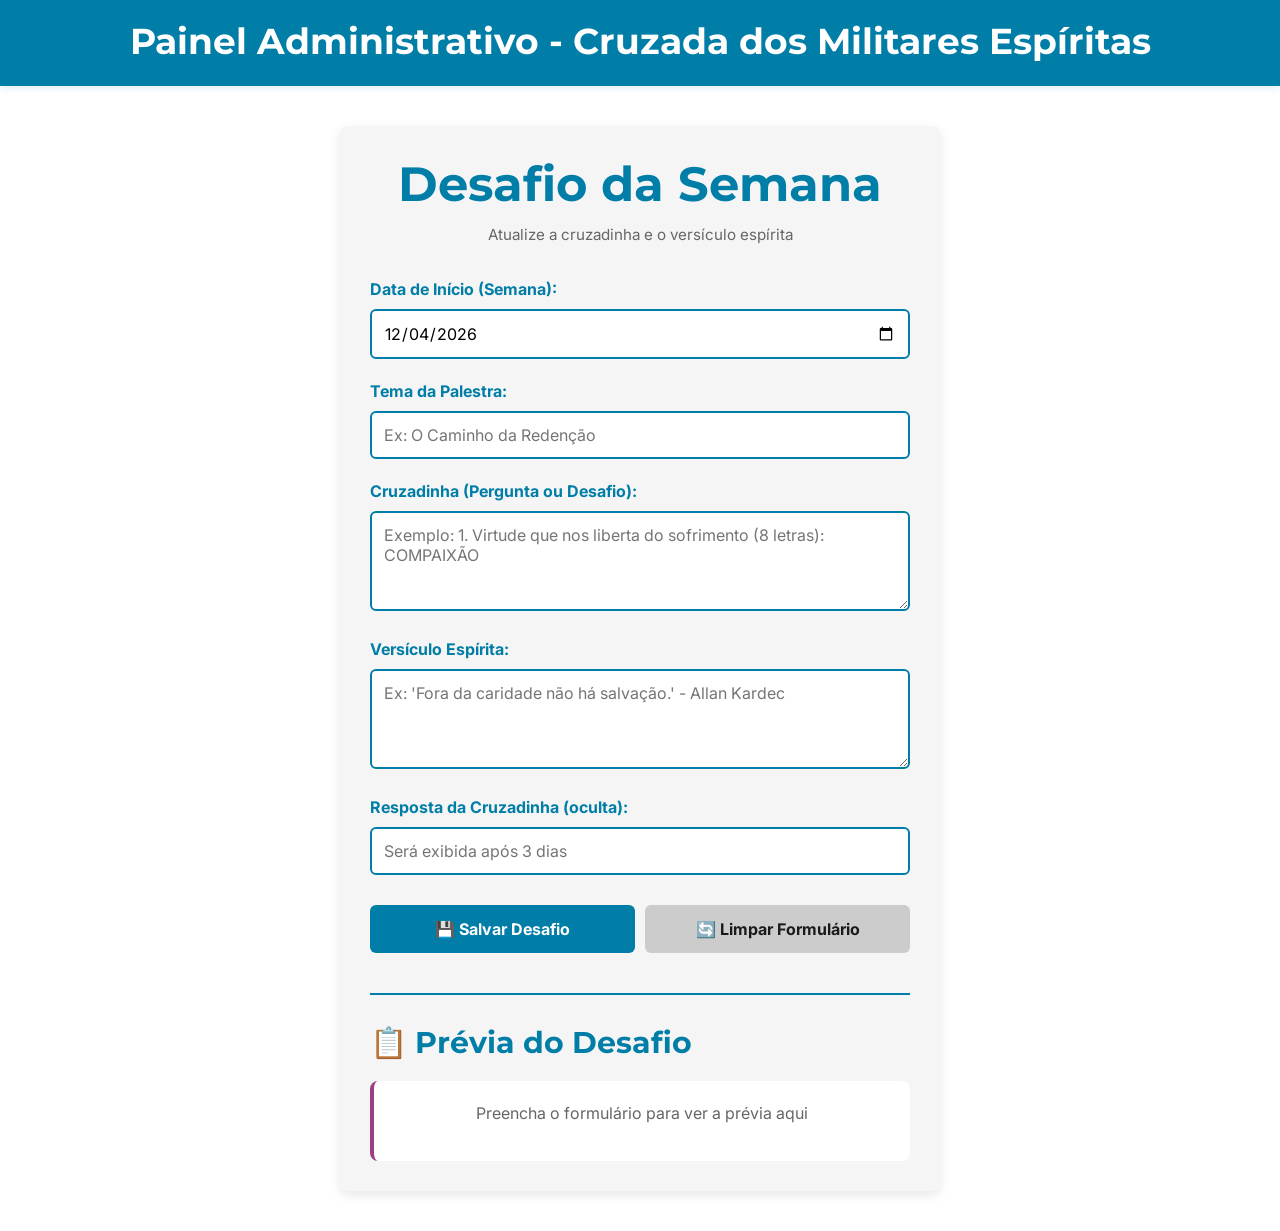
<file: testepiex/admin.html>
<!DOCTYPE html>
<html lang="pt-BR">
<head>
  <meta charset="UTF-8">
  <meta name="viewport" content="width=device-width, initial-scale=1.0">
  <title>Admin - Desafio da Semana</title>
  <link rel="stylesheet" href="styles/main.css">
  <style>
    .admin-container {
      max-width: 600px;
      margin: 40px auto;
      padding: 30px;
      background-color: var(--color-light-gray);
      border-radius: 8px;
      box-shadow: 0 4px 12px rgba(0, 0, 0, 0.1);
    }

    .admin-header {
      text-align: center;
      margin-bottom: 30px;
    }

    .admin-header h1 {
      color: var(--color-primary);
      margin-bottom: 10px;
    }

    .admin-header p {
      color: var(--color-dark-gray);
      font-size: 0.95rem;
    }

    .form-group {
      margin-bottom: 20px;
    }

    .form-group label {
      display: block;
      font-weight: bold;
      color: var(--color-primary);
      margin-bottom: 8px;
    }

    .form-group input[type="text"],
    .form-group textarea,
    .form-group input[type="date"] {
      width: 100%;
      padding: 12px;
      border: 2px solid var(--color-primary);
      border-radius: 6px;
      font-family: var(--font-body);
      font-size: 1rem;
      box-sizing: border-box;
    }

    .form-group textarea {
      resize: vertical;
      min-height: 100px;
    }

    .form-group input[type="text"]:focus,
    .form-group textarea:focus,
    .form-group input[type="date"]:focus {
      outline: none;
      border-color: var(--color-accent);
      box-shadow: 0 0 0 3px rgba(156, 64, 128, 0.1);
    }

    .button-group {
      display: flex;
      gap: 10px;
      margin-top: 30px;
    }

    .button-group button {
      flex: 1;
      padding: 14px;
      border: none;
      border-radius: 6px;
      font-size: 1rem;
      font-weight: bold;
      cursor: pointer;
      transition: all 0.3s ease;
    }

    .btn-save {
      background-color: var(--color-primary);
      color: white;
    }

    .btn-save:hover {
      background-color: var(--color-primary-dark);
      transform: translateY(-2px);
      box-shadow: 0 4px 12px rgba(0, 126, 167, 0.3);
    }

    .btn-clear {
      background-color: var(--color-gray);
      color: var(--color-black);
    }

    .btn-clear:hover {
      background-color: var(--color-dark-gray);
      color: white;
    }

    .preview-section {
      margin-top: 40px;
      padding-top: 30px;
      border-top: 2px solid var(--color-primary);
    }

    .preview-section h3 {
      color: var(--color-primary);
      margin-bottom: 20px;
    }

    .preview-box {
      background: white;
      padding: 20px;
      border-radius: 8px;
      border-left: 4px solid var(--color-accent);
    }

    .preview-label {
      font-size: 0.85rem;
      color: var(--color-dark-gray);
      font-weight: bold;
      margin-bottom: 8px;
      display: block;
    }

    .message {
      padding: 15px;
      border-radius: 6px;
      margin-bottom: 20px;
      display: none;
    }

    .message.success {
      background-color: #D1FAE5;
      border-left: 4px solid var(--color-success);
      color: #065F46;
      display: block;
    }

    .message.error {
      background-color: #FEE2E2;
      border-left: 4px solid var(--color-error);
      color: #991B1B;
      display: block;
    }
  </style>
</head>
<body>
  <!-- Header Simples -->
  <header id="header" style="background-color: var(--color-primary); color: white; text-align: center; padding: 20px;">
    <h2 style="margin: 0; color: white;">Painel Administrativo - Cruzada dos Militares Espíritas</h2>
  </header>

  <main>
    <div class="admin-container">
      <div class="admin-header">
        <h1>Desafio da Semana</h1>
        <p>Atualize a cruzadinha e o versículo espírita</p>
      </div>

      <div id="message" class="message"></div>

      <form id="weeklyForm">
        <!-- Data de Início -->
        <div class="form-group">
          <label for="dataInicio">Data de Início (Semana):</label>
          <input type="date" id="dataInicio" name="dataInicio" required>
        </div>

        <!-- Tema/Título da Palestra -->
        <div class="form-group">
          <label for="temaPalestra">Tema da Palestra:</label>
          <input type="text" id="temaPalestra" name="temaPalestra" placeholder="Ex: O Caminho da Redenção" required>
        </div>

        <!-- Cruzadinha -->
        <div class="form-group">
          <label for="cruzadinha">Cruzadinha (Pergunta ou Desafio):</label>
          <textarea id="cruzadinha" name="cruzadinha" placeholder="Exemplo: 1. Virtude que nos liberta do sofrimento (8 letras): COMPAIXÃO" required></textarea>
        </div>

        <!-- Versículo Espírita -->
        <div class="form-group">
          <label for="versiculo">Versículo Espírita:</label>
          <textarea id="versiculo" name="versiculo" placeholder="Ex: 'Fora da caridade não há salvação.' - Allan Kardec" required></textarea>
        </div>

        <!-- Resposta (oculta do usuário final) -->
        <div class="form-group">
          <label for="resposta">Resposta da Cruzadinha (oculta):</label>
          <input type="text" id="resposta" name="resposta" placeholder="Será exibida após 3 dias" required>
        </div>

        <!-- Botões -->
        <div class="button-group">
          <button type="submit" class="btn-save">💾 Salvar Desafio</button>
          <button type="reset" class="btn-clear">🔄 Limpar Formulário</button>
        </div>
      </form>

      <!-- Preview -->
      <div class="preview-section">
        <h3>📋 Prévia do Desafio</h3>
        <div class="preview-box" id="preview">
          <p style="color: var(--color-dark-gray); text-align: center;">
            Preencha o formulário para ver a prévia aqui
          </p>
        </div>
      </div>
    </div>
  </main>

  <script>
    // Carregar dados salvos ao abrir a página
    document.addEventListener('DOMContentLoaded', function() {
      const form = document.getElementById('weeklyForm');
      const savedData = localStorage.getItem('weeklyChallenge');
      
      if (savedData) {
        const data = JSON.parse(savedData);
        document.getElementById('dataInicio').value = data.dataInicio || '';
        document.getElementById('temaPalestra').value = data.temaPalestra || '';
        document.getElementById('cruzadinha').value = data.cruzadinha || '';
        document.getElementById('versiculo').value = data.versiculo || '';
        document.getElementById('resposta').value = data.resposta || '';
        updatePreview();
      }

      // Definir data de hoje como padrão
      const today = new Date().toISOString().split('T')[0];
      document.getElementById('dataInicio').value = today;
    });

    // Atualizar prévia em tempo real
    document.getElementById('temaPalestra').addEventListener('input', updatePreview);
    document.getElementById('cruzadinha').addEventListener('input', updatePreview);
    document.getElementById('versiculo').addEventListener('input', updatePreview);

    function updatePreview() {
      const tema = document.getElementById('temaPalestra').value;
      const cruzadinha = document.getElementById('cruzadinha').value;
      const versiculo = document.getElementById('versiculo').value;

      let preview = '';
      if (tema || cruzadinha || versiculo) {
        preview = `
          <div style="text-align: center; margin-bottom: 15px;">
            <h4 style="color: var(--color-primary); margin: 0 0 10px 0;">${tema || 'Palestra'}</h4>
            <span class="preview-label">Cruzadinha da Semana:</span>
            <p style="background: #f9f9f9; padding: 12px; border-radius: 4px; margin: 10px 0; text-align: left;">
              ${cruzadinha || 'Carregando...'}
            </p>
            <span class="preview-label">Versículo Espírita:</span>
            <p style="font-style: italic; color: var(--color-accent); margin: 10px 0;">
              "${versiculo || 'Carregando...'}"
            </p>
          </div>
        `;
      }
      document.getElementById('preview').innerHTML = preview;
    }

    // Salvar formulário
    document.getElementById('weeklyForm').addEventListener('submit', function(e) {
      e.preventDefault();

      const data = {
        dataInicio: document.getElementById('dataInicio').value,
        temaPalestra: document.getElementById('temaPalestra').value,
        cruzadinha: document.getElementById('cruzadinha').value,
        versiculo: document.getElementById('versiculo').value,
        resposta: document.getElementById('resposta').value,
        dataSalvada: new Date().toISOString()
      };

      try {
        localStorage.setItem('weeklyChallenge', JSON.stringify(data));
        
        // Mostrar mensagem de sucesso
        const message = document.getElementById('message');
        message.className = 'message success';
        message.textContent = '✅ Desafio da semana salvo com sucesso!';
        message.style.display = 'block';

        // Esconder mensagem após 3 segundos
        setTimeout(() => {
          message.style.display = 'none';
        }, 3000);

        // Recarregar a home para atualizar
        console.log('Desafio salvo. Atualize a página inicial para ver as mudanças.');
      } catch (error) {
        const message = document.getElementById('message');
        message.className = 'message error';
        message.textContent = '❌ Erro ao salvar. Tente novamente.';
        message.style.display = 'block';
      }
    });
  </script>
</body>
</html>
</file>
<file: static/style.css>
:root {
    --blue-cme: #1b3b8c;
    --cyan-cme: #00bcd4;
    --white: #ffffff;
    --gray-bg: #f0f2f5;
    --text-dark: #1a1a1a;
    --text-light: #65676b;
    --shadow: 0 4px 12px rgba(0,0,0,0.08);
}

* {
    margin: 0;
    padding: 0;
    box-sizing: border-box;
}

body {
    font-family: 'Inter', sans-serif;
    background-color: var(--gray-bg);
    color: var(--text-dark);
}

.container {
    max-width: 1100px;
    margin: 0 auto;
    padding: 0 20px;
}

/* --- Header --- */
.main-header {
    background: var(--white);
    padding: 1.5rem 0;
}

.header-grid {
    display: flex;
    justify-content: space-between;
    align-items: center;
}

.logo-box {
    display: flex;
    align-items: center;
    gap: 20px;
}

.logo-box img { height: 75px; }

.title-group h1 {
    color: var(--blue-cme);
    font-size: 1.4rem;
    font-weight: 700;
}

.motto {
    font-size: 0.9rem;
    color: var(--text-light);
}

.search-bar {
    display: flex;
}

.search-bar input {
    padding: 10px 15px;
    border: 1px solid #ddd;
    border-radius: 6px 0 0 6px;
    outline: none;
}

.search-bar button {
    background: var(--blue-cme);
    color: white;
    border: none;
    padding: 0 15px;
    border-radius: 0 6px 6px 0;
    cursor: pointer;
}

/* --- Navbar --- */
.navbar {
    background: var(--blue-cme);
    position: sticky;
    top: 0;
    z-index: 100;
}

.nav-links {
    display: flex;
    list-style: none;
}

.nav-links a {
    color: rgba(255,255,255,0.8);
    text-decoration: none;
    padding: 1rem 1.5rem;
    display: block;
    font-weight: 600;
    transition: 0.3s;
}

.nav-links a:hover, .nav-links a.active {
    color: white;
    background: rgba(255,255,255,0.1);
}

.nav-links a.active {
    border-bottom: 3px solid var(--cyan-cme);
}

/* --- Hero Section --- */
.hero-banner {
    background: var(--white);
    padding: 3rem 0;
    border-bottom: 1px solid #e1e4e8;
    margin-bottom: 2rem;
}

.hero-grid {
    display: grid;
    grid-template-columns: 1fr 1fr 1fr;
    gap: 40px;
    align-items: center;
}

.quote-card {
    font-style: italic;
    color: var(--blue-cme);
    font-size: 1.1rem;
    line-height: 1.4;
}

.quote-card span {
    display: block;
    margin-top: 10px;
    font-weight: 700;
    font-size: 0.8rem;
    color: var(--text-light);
}

.main-symbol {
    text-align: center;
}

.main-symbol img { height: 130px; margin-bottom: 1rem; }

.stamp strong { display: block; font-size: 1.5rem; letter-spacing: 2px; }

/* --- Info Grid --- */
.info-grid {
    display: grid;
    grid-template-columns: repeat(auto-fit, minmax(300px, 1fr));
    gap: 20px;
    margin-bottom: 3rem;
}

.content-card {
    background: var(--white);
    padding: 2rem;
    border-radius: 10px;
    box-shadow: var(--shadow);
    transition: transform 0.3s;
}

.content-card:hover { transform: translateY(-5px); }

.section-title {
    color: var(--blue-cme);
    margin-bottom: 1rem;
    font-size: 1.25rem;
    border-bottom: 2px solid var(--cyan-cme);
    display: inline-block;
    padding-bottom: 5px;
}

.custom-list { list-style: none; }
.custom-list li { margin-bottom: 8px; color: var(--text-light); }
.custom-list i { color: var(--cyan-cme); margin-right: 10px; }

footer {
    text-align: center;
    padding: 2rem;
    background: var(--white);
    color: var(--text-light);
    border-top: 1px solid #ddd;
}
</file>
<file: testepiex/styles/main.css>
/* 
  ESTILOS PRINCIPAIS - CRUZADAS MILITARES ESPÍRITAS
  Importação de todos os estilos necessários
*/

@import url('../assets/colors/palette.css');
@import url('../assets/fonts/typography.css');
@import url('./reset.css');
@import url('./layout.css');
@import url('./components.css');
@import url('./effects.css');
@import url('./advanced-header.css');
@import url('./advanced-hero.css');

/* Estilos Globais */
body {
  background-color: var(--color-white);
  color: var(--color-black);
  overflow-x: hidden;
}

main {
  min-height: calc(100vh - 200px);
}

/* Container Principal */
.container {
  max-width: 1200px;
  margin: 0 auto;
  padding: 0 20px;
}

@media (max-width: 768px) {
  .container {
    padding: 0 15px;
  }
}
</file>
